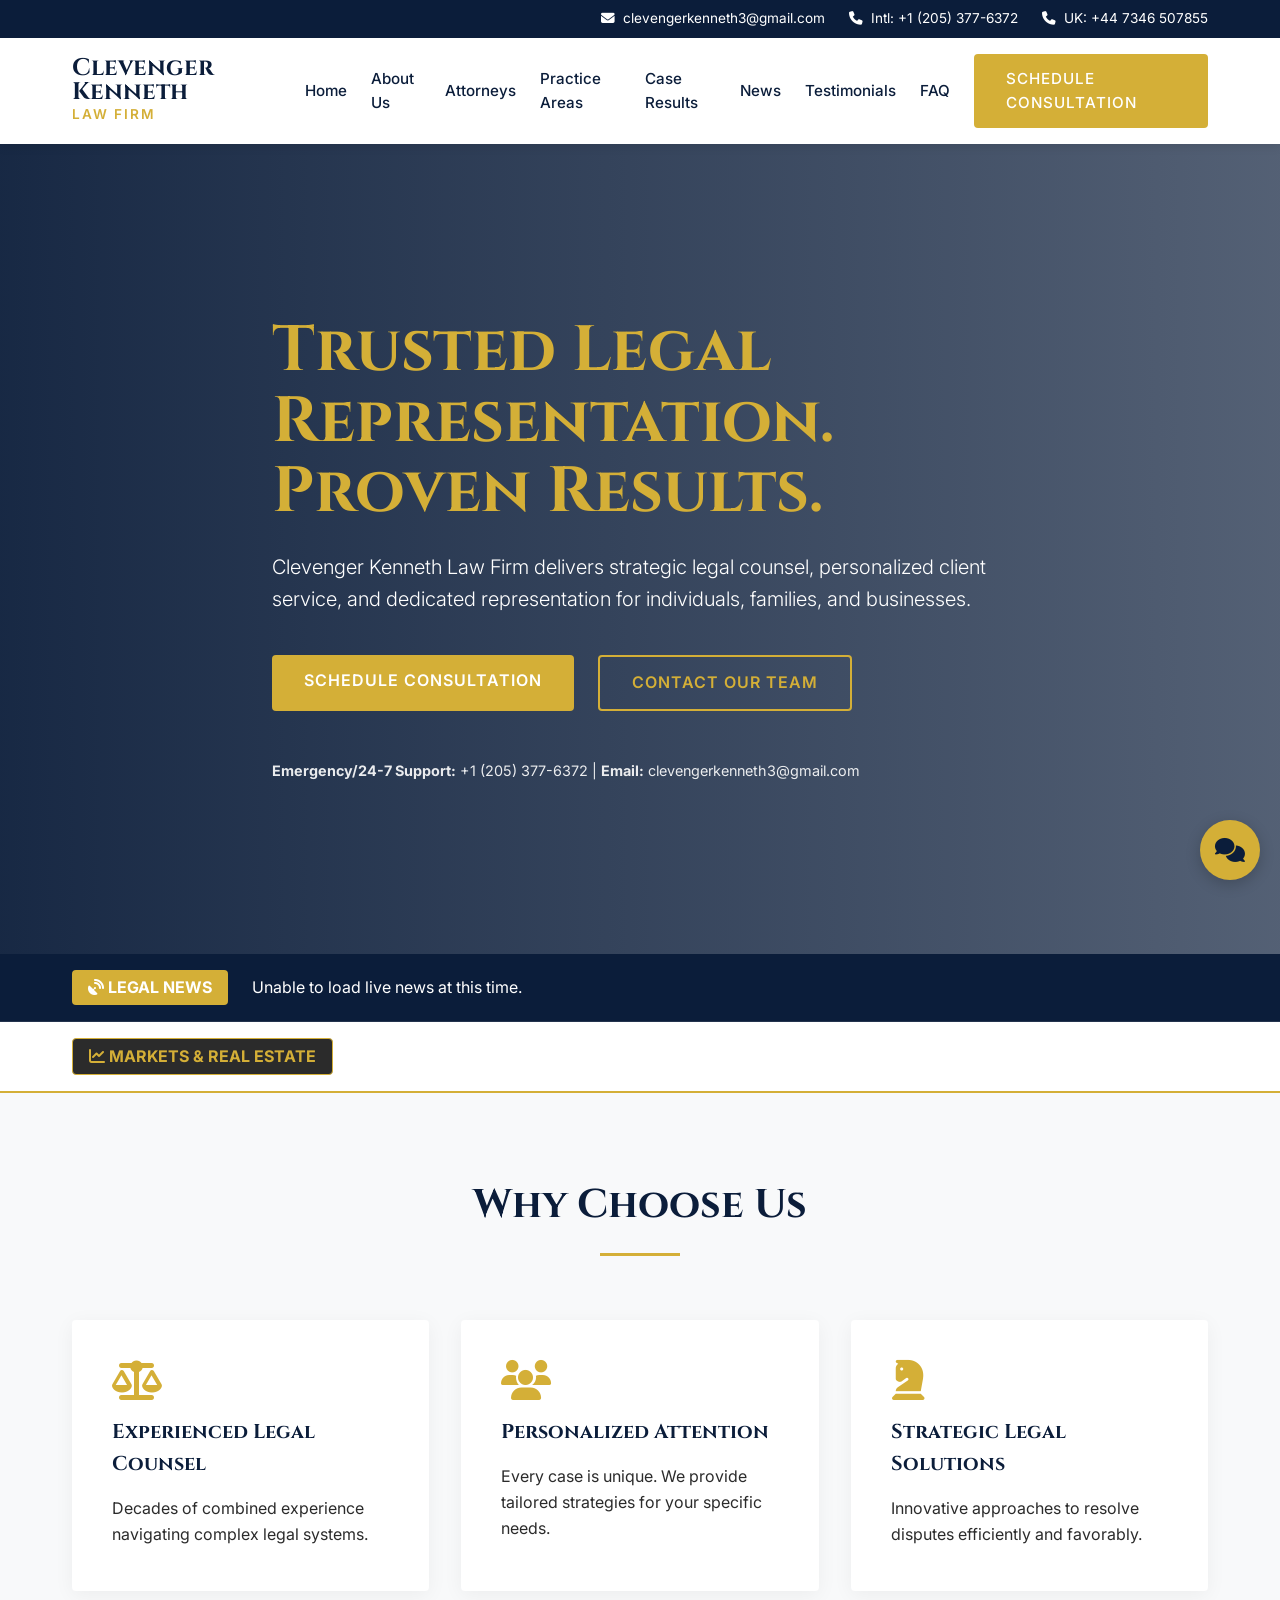
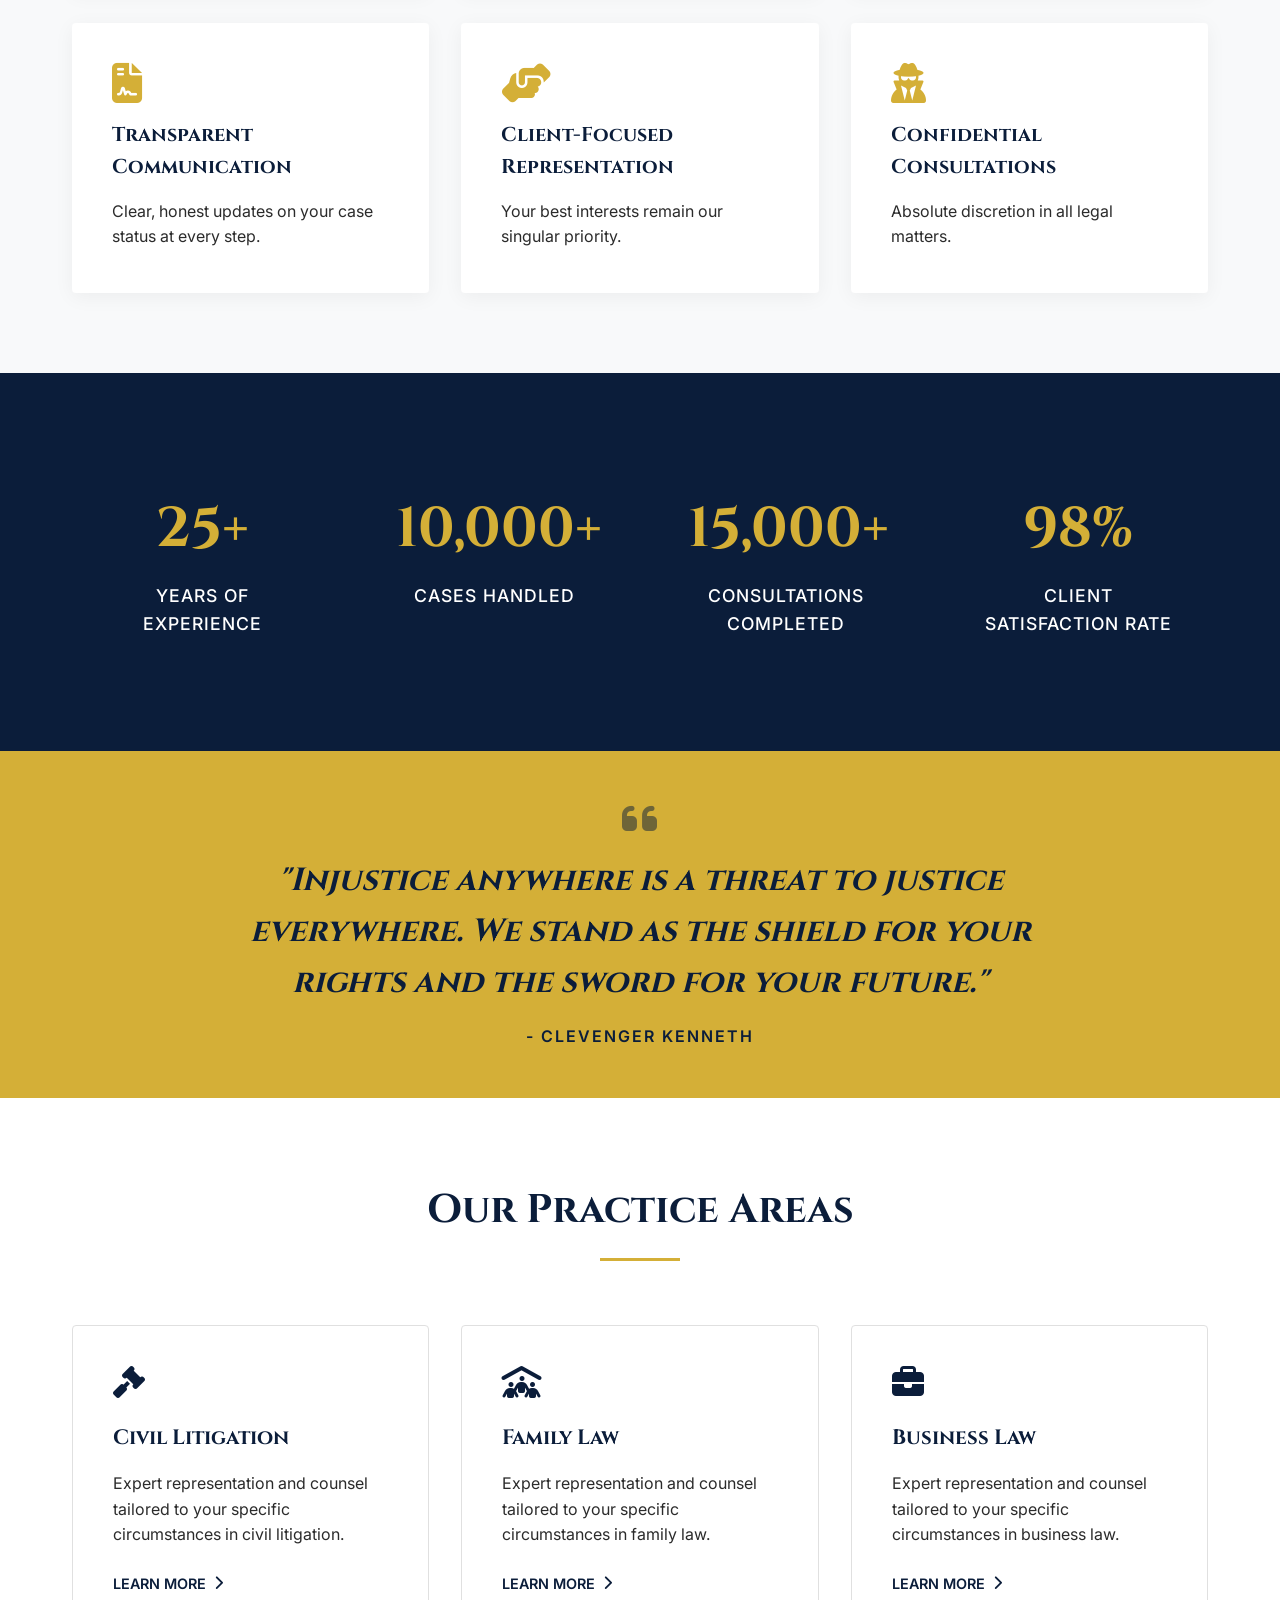
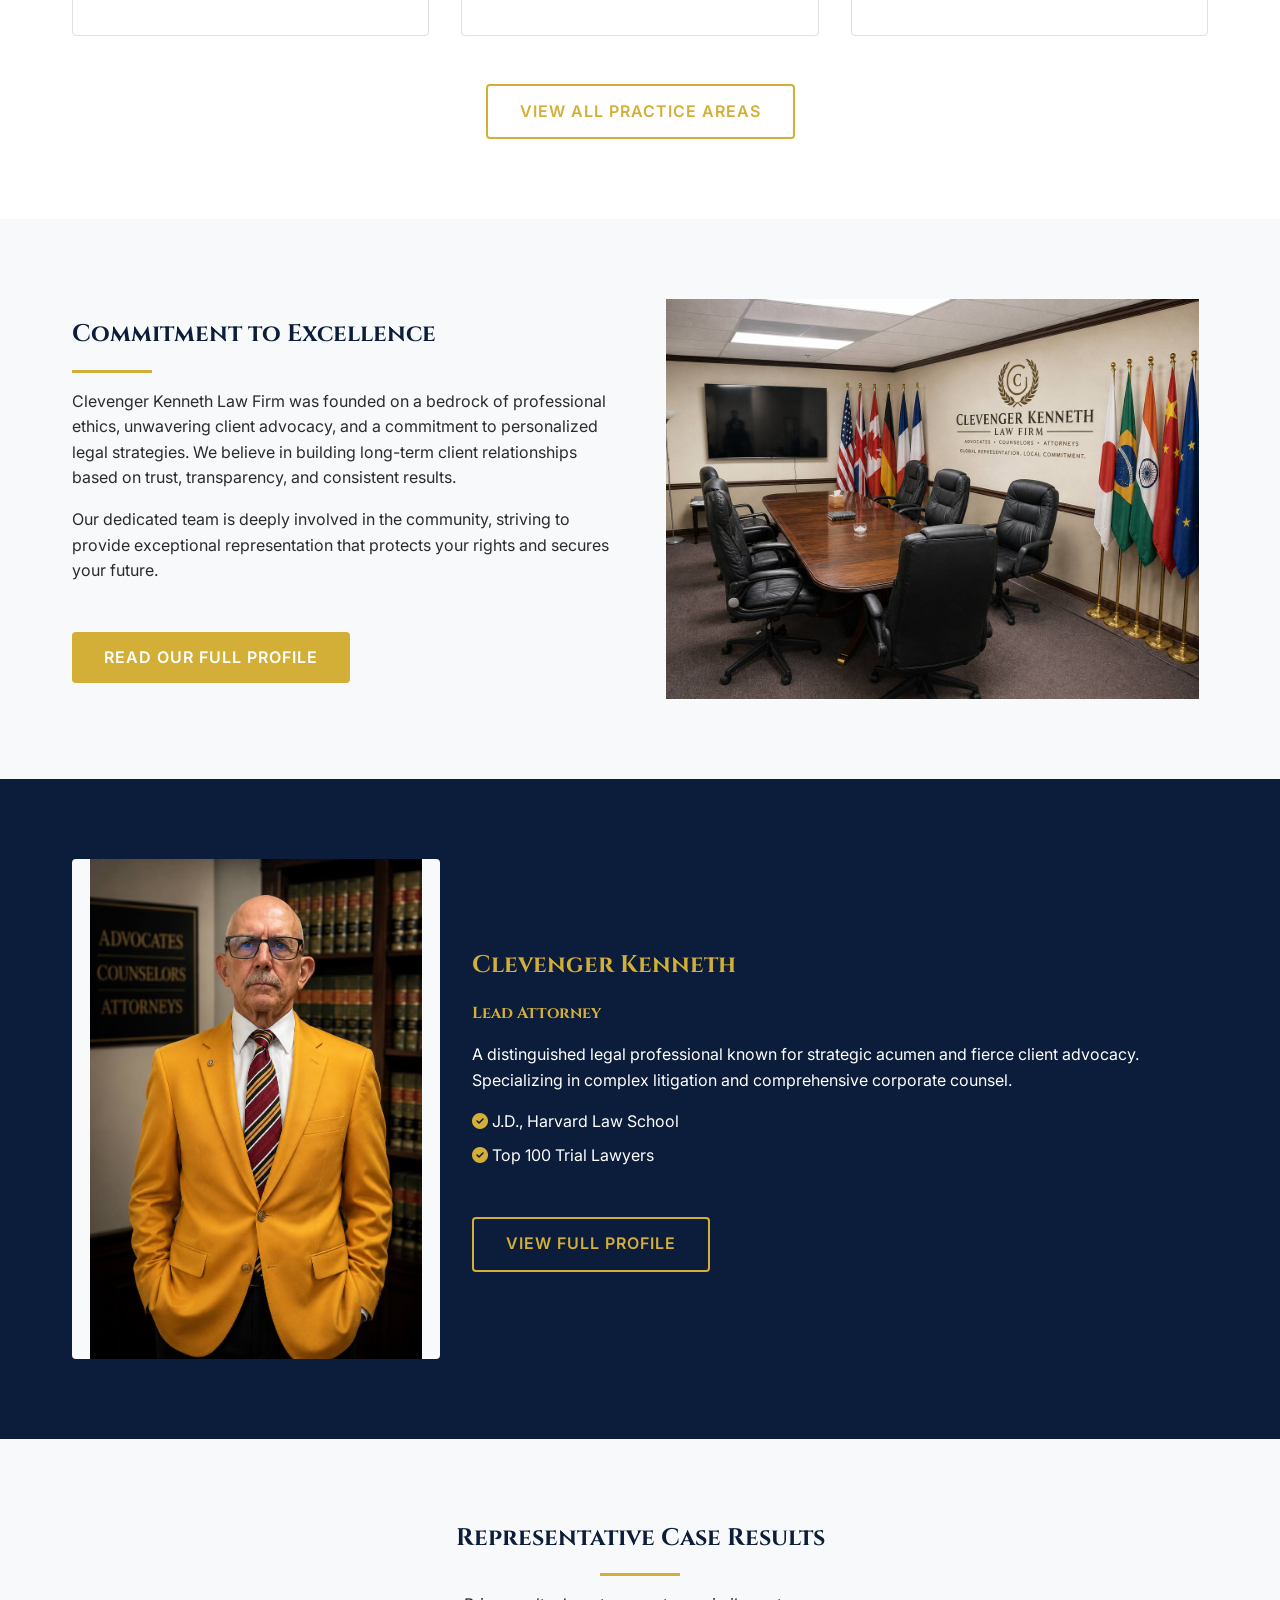
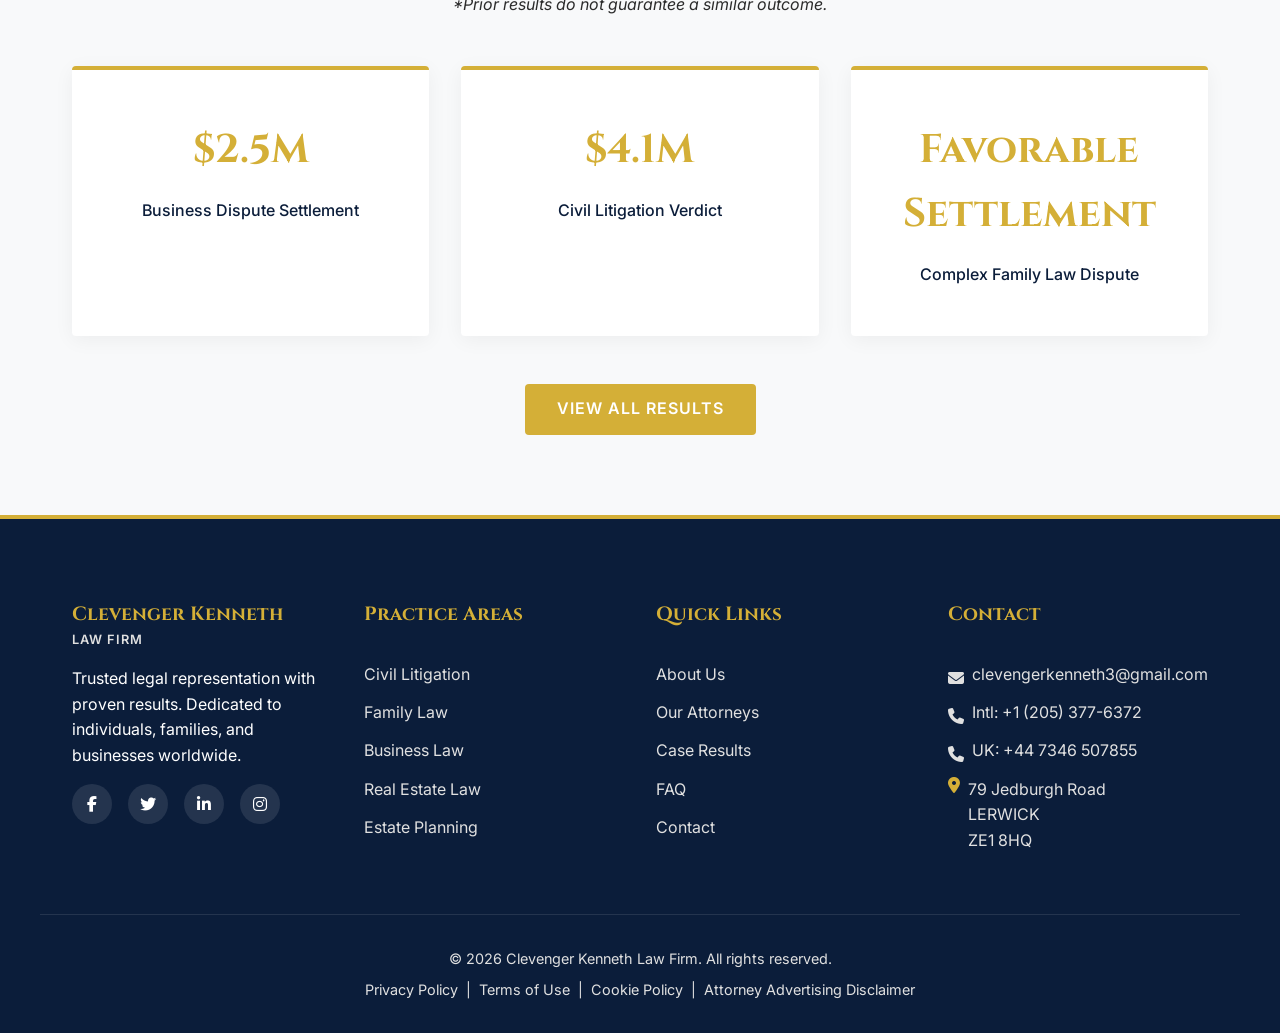
<file: index.html>
<!DOCTYPE html>
<html lang="en">
<head>
    <meta charset="UTF-8">
    <meta name="viewport" content="width=device-width, initial-scale=1.0">
    <title>Clevenger Kenneth Law Firm | Trusted Legal Representation</title>
    
    <!-- Google Fonts -->
    <link rel="preconnect" href="https://fonts.googleapis.com">
    <link rel="preconnect" href="https://fonts.gstatic.com" crossorigin>
    <link href="https://fonts.googleapis.com/css2?family=Cinzel:wght@400;600;700&family=Inter:wght@300;400;500;600;700&display=swap" rel="stylesheet">
    
    <!-- FontAwesome for Icons -->
    <link rel="stylesheet" href="https://cdnjs.cloudflare.com/ajax/libs/font-awesome/6.4.0/css/all.min.css">
    
    <!-- Custom CSS -->
    <link rel="stylesheet" href="style.css">
</head>
<body>

    <!-- Header & Navigation -->
    <header class="header">
        <div class="top-bar bg-navy text-white">
            <div class="container top-bar-content">
                <div class="contact-info">
                    <span><i class="fa-solid fa-envelope"></i> <a href="mailto:clevengerkenneth3@gmail.com" class="text-white">clevengerkenneth3@gmail.com</a></span>
                    <span><i class="fa-solid fa-phone"></i> <a href="tel:+12053776372" class="text-white">Intl: +1 (205) 377-6372</a></span>
                    <span><i class="fa-solid fa-phone"></i> <a href="tel:+447346507855" class="text-white">UK: +44 7346 507855</a></span>
                </div>
            </div>
        </div>
        <nav class="navbar container">
            <a href="index.html" class="logo">
                <h1 class="text-navy">Clevenger Kenneth</h1>
                <span class="text-gold">Law Firm</span>
            </a>

            <div class="nav-links" id="navLinks">
                <a href="index.html">Home</a>
                <a href="about.html">About Us</a>
                <a href="attorneys.html">Attorneys</a>
                <a href="practice-areas.html">Practice Areas</a>
                <a href="case-results.html">Case Results</a>
                <a href="news.html">News</a>
                <a href="testimonials.html">Testimonials</a>
                <a href="faq.html">FAQ</a>
                <a href="contact.html" class="btn btn-primary text-white" style="color: white !important;">Schedule Consultation</a>
            </div>

            <button class="mobile-menu-btn" onclick="toggleMenu()">
                <i class="fa-solid fa-bars" id="menuIcon"></i>
            </button>
        </nav>
    </header>

    <!-- Hero Section -->
    <section class="hero">
        <div class="hero-overlay"></div>
        <div class="container hero-content">
            <h1 class="hero-title text-gold">Trusted Legal Representation. Proven Results.</h1>
            <p class="hero-subtitle text-white">
                Clevenger Kenneth Law Firm delivers strategic legal counsel, personalized client service, and dedicated representation for individuals, families, and businesses.
            </p>
            <div class="hero-buttons">
                <a href="contact.html" class="btn btn-primary">Schedule Consultation</a>
                <a href="contact.html" class="btn btn-outline">Contact Our Team</a>
            </div>
            <div class="hero-contact mt-5 text-white">
                <p><strong>Emergency/24-7 Support:</strong> <a href="tel:+12053776372" class="text-white">+1 (205) 377-6372</a> | <strong>Email:</strong> <a href="mailto:clevengerkenneth3@gmail.com" class="text-white">clevengerkenneth3@gmail.com</a></p>
            </div>
        </div>
    </section>

    <!-- Live Legal News Ticker (API) -->
    <section class="bg-navy text-white" style="padding: 1rem 0; border-bottom: 1px solid rgba(255,255,255,0.1);">
        <div class="container" style="display: flex; align-items: center;">
            <div style="background-color: var(--gold); padding: 0.3rem 1rem; border-radius: 4px; font-weight: bold; margin-right: 1.5rem; white-space: nowrap;">
                <i class="fa-solid fa-satellite-dish blink"></i> LEGAL NEWS
            </div>
            <div style="overflow: hidden; white-space: nowrap; width: 100%;">
                <div id="home-news-ticker" style="display: inline-block;">
                    Fetching latest global court cases...
                </div>
            </div>
        </div>
    </section>

    <!-- Financial Markets Ticker (API) -->
    <section class="bg-charcoal text-white" style="padding: 1rem 0; border-bottom: 2px solid var(--gold);">
        <div class="container" style="display: flex; align-items: center;">
            <div style="background-color: #2b2b2b; color: var(--gold); border: 1px solid var(--gold); padding: 0.3rem 1rem; border-radius: 4px; font-weight: bold; margin-right: 1.5rem; white-space: nowrap;">
                <i class="fa-solid fa-chart-line blink"></i> MARKETS & REAL ESTATE
            </div>
            <div style="overflow: hidden; white-space: nowrap; width: 100%;">
                <div id="finance-news-ticker" style="display: inline-block;">
                    Fetching live financial updates...
                </div>
            </div>
        </div>
    </section>

    <!-- Why Choose Us Section -->
    <section class="section why-choose-us bg-light">
        <div class="container">
            <div class="text-center section-header">
                <h2 class="text-navy">Why Choose Us</h2>
                <div class="divider"></div>
            </div>
            <div class="grid grid-cols-3">
                <div class="feature-card">
                    <i class="fa-solid fa-scale-balanced text-gold mb-3"></i>
                    <h3>Experienced Legal Counsel</h3>
                    <p class="mt-2">Decades of combined experience navigating complex legal systems.</p>
                </div>
                <div class="feature-card">
                    <i class="fa-solid fa-users text-gold mb-3"></i>
                    <h3>Personalized Attention</h3>
                    <p class="mt-2">Every case is unique. We provide tailored strategies for your specific needs.</p>
                </div>
                <div class="feature-card">
                    <i class="fa-solid fa-chess-knight text-gold mb-3"></i>
                    <h3>Strategic Legal Solutions</h3>
                    <p class="mt-2">Innovative approaches to resolve disputes efficiently and favorably.</p>
                </div>
                <div class="feature-card">
                    <i class="fa-solid fa-file-contract text-gold mb-3"></i>
                    <h3>Transparent Communication</h3>
                    <p class="mt-2">Clear, honest updates on your case status at every step.</p>
                </div>
                <div class="feature-card">
                    <i class="fa-solid fa-handshake-angle text-gold mb-3"></i>
                    <h3>Client-Focused Representation</h3>
                    <p class="mt-2">Your best interests remain our singular priority.</p>
                </div>
                <div class="feature-card">
                    <i class="fa-solid fa-user-secret text-gold mb-3"></i>
                    <h3>Confidential Consultations</h3>
                    <p class="mt-2">Absolute discretion in all legal matters.</p>
                </div>
            </div>
        </div>
    </section>

    <!-- Firm Statistics Section -->
    <section class="section stats-section bg-navy text-white text-center">
        <div class="container grid grid-cols-4">
            <div class="stat-item">
                <h3 class="text-gold counter">25+</h3>
                <p>Years of Experience</p>
            </div>
            <div class="stat-item">
                <h3 class="text-gold counter">10,000+</h3>
                <p>Cases Handled</p>
            </div>
            <div class="stat-item">
                <h3 class="text-gold counter">15,000+</h3>
                <p>Consultations Completed</p>
            </div>
            <div class="stat-item">
                <h3 class="text-gold counter">98%</h3>
                <p>Client Satisfaction Rate</p>
            </div>
        </div>
    </section>

    <!-- Daily Motivation Section -->
    <section class="section bg-gold text-navy text-center" style="background-color: var(--gold); padding: 3rem 0;">
        <div class="container">
            <i class="fa-solid fa-quote-left mb-3" style="font-size: 2.5rem; color: var(--navy); opacity: 0.5;"></i>
            <h2 style="font-family: var(--font-heading); font-size: 2rem; font-style: italic; max-width: 800px; margin: 0 auto;">"Injustice anywhere is a threat to justice everywhere. We stand as the shield for your rights and the sword for your future."</h2>
            <p class="mt-3" style="font-weight: 600; text-transform: uppercase; letter-spacing: 2px;">- Clevenger Kenneth</p>
        </div>
    </section>

    <!-- Practice Areas Section -->
    <section class="section practice-areas">
        <div class="container">
            <div class="text-center section-header">
                <h2 class="text-navy">Our Practice Areas</h2>
                <div class="divider"></div>
            </div>
            <div class="grid grid-cols-3">
                <div class="practice-card">
                    <i class="fa-solid fa-gavel practice-icon"></i>
                    <h3>Civil Litigation</h3>
                    <p>Expert representation and counsel tailored to your specific circumstances in civil litigation.</p>
                    <a href="practice-areas.html" class="learn-more">Learn More <i class="fa-solid fa-chevron-right"></i></a>
                </div>
                <div class="practice-card">
                    <i class="fa-solid fa-people-roof practice-icon"></i>
                    <h3>Family Law</h3>
                    <p>Expert representation and counsel tailored to your specific circumstances in family law.</p>
                    <a href="practice-areas.html" class="learn-more">Learn More <i class="fa-solid fa-chevron-right"></i></a>
                </div>
                <div class="practice-card">
                    <i class="fa-solid fa-briefcase practice-icon"></i>
                    <h3>Business Law</h3>
                    <p>Expert representation and counsel tailored to your specific circumstances in business law.</p>
                    <a href="practice-areas.html" class="learn-more">Learn More <i class="fa-solid fa-chevron-right"></i></a>
                </div>
            </div>
            <div class="text-center mt-5">
                <a href="practice-areas.html" class="btn btn-outline">View All Practice Areas</a>
            </div>
        </div>
    </section>

    <!-- About The Firm Section -->
    <section class="section about-firm bg-light">
        <div class="container grid about-firm-grid" style="grid-template-columns: 1fr 1fr; align-items: center;">
            <div class="about-content">
                <h2 class="text-navy">Commitment to Excellence</h2>
                <div class="divider" style="margin: 1rem 0;"></div>
                <p class="mt-3 mb-3">Clevenger Kenneth Law Firm was founded on a bedrock of professional ethics, unwavering client advocacy, and a commitment to personalized legal strategies. We believe in building long-term client relationships based on trust, transparency, and consistent results.</p>
                <p class="mb-5">Our dedicated team is deeply involved in the community, striving to provide exceptional representation that protects your rights and secures your future.</p>
                <a href="about.html" class="btn btn-primary">Read Our Full Profile</a>
            </div>
            <div class="about-image placeholder-img">
                <!-- Image Placeholder loaded via CSS -->
            </div>
        </div>
    </section>

    <!-- Attorney Profile Preview -->
    <section class="section attorney-preview bg-navy text-white">
        <div class="container grid attorney-preview-grid" style="grid-template-columns: 1fr 2fr; align-items: center;">
            <div class="attorney-img placeholder-img">
                 <!-- Headshot placeholder loaded via CSS -->
            </div>
            <div class="attorney-info">
                <h2 class="text-gold">Clevenger Kenneth</h2>
                <h4 class="text-white mt-2">Lead Attorney</h4>
                <p class="mt-3 mb-3">A distinguished legal professional known for strategic acumen and fierce client advocacy. Specializing in complex litigation and comprehensive corporate counsel.</p>
                <ul class="mb-5">
                    <li><i class="fa-solid fa-circle-check text-gold"></i> J.D., Harvard Law School</li>
                    <li class="mt-2"><i class="fa-solid fa-circle-check text-gold"></i> Top 100 Trial Lawyers</li>
                </ul>
                <a href="attorneys.html" class="btn btn-outline">View Full Profile</a>
            </div>
        </div>
    </section>

    <!-- Case Results Preview -->
    <section class="section text-center bg-light">
        <div class="container">
            <h2 class="text-navy">Representative Case Results</h2>
            <div class="divider"></div>
            <p class="mt-3 mb-5 disclaimer"><em>*Prior results do not guarantee a similar outcome.</em></p>
            <div class="grid grid-cols-3">
                 <div class="result-card">
                     <h3 class="text-gold">$2.5M</h3>
                     <p>Business Dispute Settlement</p>
                 </div>
                 <div class="result-card">
                     <h3 class="text-gold">$4.1M</h3>
                     <p>Civil Litigation Verdict</p>
                 </div>
                 <div class="result-card">
                     <h3 class="text-gold">Favorable Settlement</h3>
                     <p>Complex Family Law Dispute</p>
                 </div>
            </div>
            <div class="mt-5">
                <a href="case-results.html" class="btn btn-primary">View All Results</a>
            </div>
        </div>
    </section>

    <!-- Footer -->
    <footer class="footer bg-navy text-white section" style="padding-bottom: 2rem;">
        <div class="container grid grid-cols-4">
            <div class="footer-col">
                <a href="index.html" class="logo text-white">
                    <h2 class="text-gold" style="font-size: 1.2rem; margin-bottom: 0;">Clevenger Kenneth</h2>
                    <span style="font-size: 0.8rem; letter-spacing: 1px;">Law Firm</span>
                </a>
                <p class="mt-3 mb-3">Trusted legal representation with proven results. Dedicated to individuals, families, and businesses worldwide.</p>
                <div class="social-links mt-3">
                    <a href="#"><i class="fa-brands fa-facebook-f"></i></a>
                    <a href="#"><i class="fa-brands fa-twitter"></i></a>
                    <a href="#"><i class="fa-brands fa-linkedin-in"></i></a>
                    <a href="#"><i class="fa-brands fa-instagram"></i></a>
                </div>
            </div>

            <div class="footer-col">
                <h3 class="text-gold" style="font-size: 1.2rem;">Practice Areas</h3>
                <ul>
                    <li><a href="practice-areas.html">Civil Litigation</a></li>
                    <li><a href="practice-areas.html">Family Law</a></li>
                    <li><a href="practice-areas.html">Business Law</a></li>
                    <li><a href="practice-areas.html">Real Estate Law</a></li>
                    <li><a href="practice-areas.html">Estate Planning</a></li>
                </ul>
            </div>

            <div class="footer-col">
                <h3 class="text-gold" style="font-size: 1.2rem;">Quick Links</h3>
                <ul>
                    <li><a href="about.html">About Us</a></li>
                    <li><a href="attorneys.html">Our Attorneys</a></li>
                    <li><a href="case-results.html">Case Results</a></li>
                    <li><a href="faq.html">FAQ</a></li>
                    <li><a href="contact.html">Contact</a></li>
                </ul>
            </div>

            <div class="footer-col">
                <h3 class="text-gold" style="font-size: 1.2rem;">Contact</h3>
                <ul class="contact-info-footer">
                    <li><i class="fa-solid fa-envelope mt-2"></i> <a href="mailto:clevengerkenneth3@gmail.com" class="text-white">clevengerkenneth3@gmail.com</a></li>
                    <li><i class="fa-solid fa-phone mt-2"></i> <a href="tel:+12053776372" class="text-white">Intl: +1 (205) 377-6372</a></li>
                    <li><i class="fa-solid fa-phone mt-2"></i> <a href="tel:+447346507855" class="text-white">UK: +44 7346 507855</a></li>
                        <li><i class="fa-solid fa-location-dot text-gold mt-1"></i> <span>79 Jedburgh Road<br>LERWICK<br>ZE1 8HQ</span></li>
                </ul>
            </div>
        </div>
        
        <div class="footer-bottom container text-center mt-5">
            <p>&copy; 2026 Clevenger Kenneth Law Firm. All rights reserved.</p>
            <div class="compliance-links mt-2">
                <a href="#">Privacy Policy</a> | 
                <a href="#">Terms of Use</a> | 
                <a href="#">Cookie Policy</a> | 
                <a href="#">Attorney Advertising Disclaimer</a>
            </div>
        </div>
    </footer>

    <!-- Interactive Script -->
    <script>
        function toggleMenu() {
            const navLinks = document.getElementById('navLinks');
            const menuIcon = document.getElementById('menuIcon');
            
            if (navLinks.style.display === 'flex') {
                navLinks.style.display = 'none';
                menuIcon.classList.remove('fa-xmark');
                menuIcon.classList.add('fa-bars');
            } else {
                navLinks.style.display = 'flex';
                menuIcon.classList.remove('fa-bars');
                menuIcon.classList.add('fa-xmark');
            }
        }

        // Live News Ticker for Homepage
        if(document.getElementById('home-news-ticker')) {
            const cacheBuster = new Date().getTime();
            const NEWS_API_URL = "https://api.rss2json.com/v1/api.json?rss_url=https://www.jurist.org/news/feed/&t=" + cacheBuster;
            fetch(NEWS_API_URL)
                .then(response => response.json())
                .then(data => {
                    if(data && data.items) {
                        const newsTitles = data.items.slice(0, 5).map(item => `<a href="${item.link}" target="_blank" class="text-white" style="margin-right: 3rem;">&#x2022; ${item.title}</a>`).join('');
                        
                        // Create a marquee effect
                        document.getElementById('home-news-ticker').innerHTML = `<marquee scrollamount="5" style="color: white;">${newsTitles}</marquee>`;
                    }
                })
                .catch(err => {
                    document.getElementById('home-news-ticker').innerHTML = "Unable to load live news at this time.";
                });
        }

        // Live Real Estate Market Ticker
        if(document.getElementById('finance-news-ticker')) {
            const cacheBuster = new Date().getTime();
            const REAL_ESTATE_API_URL = "https://api.rss2json.com/v1/api.json?rss_url=https://therealdeal.com/feed/&t=" + cacheBuster; 
            fetch(REAL_ESTATE_API_URL)
                .then(response => response.json())
                .then(data => {
                    if(data && data.items) {
                        const financeTitles = data.items.slice(0, 5).map(item => `<a href="${item.link}" target="_blank" class="text-white" style="margin-right: 3rem;">&#x2022; <span style="color: var(--gold);">[REAL ESTATE]</span> ${item.title}</a>`).join('');
                        
                        document.getElementById('finance-news-ticker').innerHTML = `<marquee scrollamount="6" style="color: white;">${financeTitles}</marquee>`;
                    }
                })
                .catch(err => {
                    document.getElementById('finance-news-ticker').innerHTML = "Unable to load real estate market updates at this time.";
                });
        }

        // Chat Widget Logic
        function toggleChat() {
            const chatBox = document.getElementById('chatBox');
            chatBox.style.display = chatBox.style.display === 'block' ? 'none' : 'block';
        }

        function handleChatSubmit(e) {
            e.preventDefault();
            const input = document.getElementById('chatInput').value;
            if(!input) return;
            const body = encodeURIComponent("Chat inquiry:\\n\\n" + input + "\\n\\nPlease reply to this inquiry.");
            window.location.href = "mailto:clevengerkenneth3@gmail.com?subject=New FAQ Chat Inquiry&body=" + body;
            document.getElementById('chatInput').value = '';
            toggleChat();
        }
    </script>

    <!-- Chat Widget HTML -->
    <div class="chat-widget">
        <button class="chat-toggle" onclick="toggleChat()">
            <i class="fa-solid fa-comments"></i>
        </button>
        <div class="chat-box" id="chatBox">
            <div class="chat-header">
                <h4>Firm Support</h4>
                <button class="chat-close" onclick="toggleChat()"><i class="fa-solid fa-xmark"></i></button>
            </div>
            <div class="chat-body" id="chatBody">
                <div class="chat-message system">
                    Hello! Do you have any questions about our services or need to book a consultation? Send us a message and we'll reply via email.
                </div>
            </div>
            <form class="chat-input" onsubmit="handleChatSubmit(event)">
                <input type="text" id="chatInput" placeholder="Type your question..." required>
                <button type="submit"><i class="fa-solid fa-paper-plane"></i></button>
            </form>
        </div>
    </div>
</body>
</html>
</file>
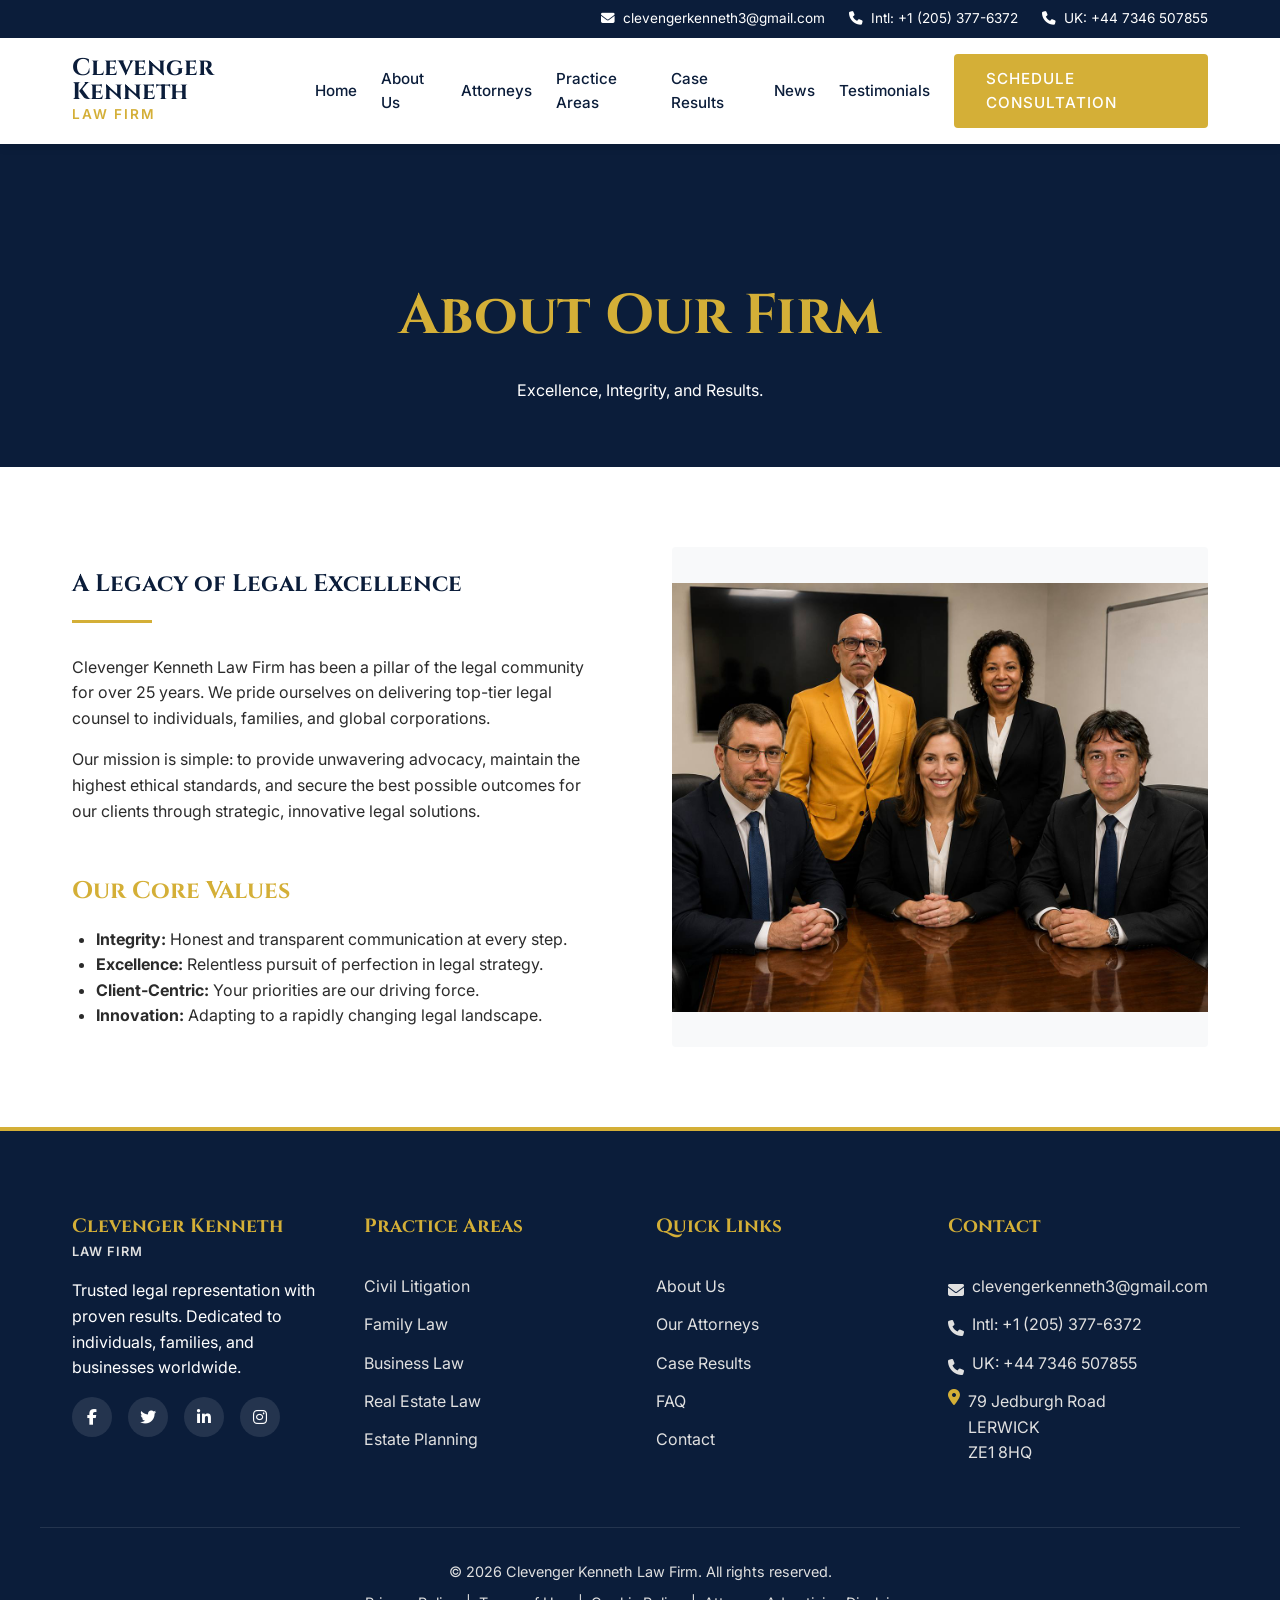
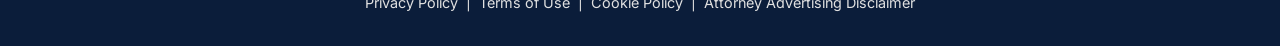
<file: about.html>
<!DOCTYPE html>
<html lang="en">
<head>
    <meta charset="UTF-8">
    <meta name="viewport" content="width=device-width, initial-scale=1.0">
    <title>About Us | Clevenger Kenneth Law Firm</title>
    
    <!-- Google Fonts -->
    <link rel="preconnect" href="https://fonts.googleapis.com">
    <link rel="preconnect" href="https://fonts.gstatic.com" crossorigin>
    <link href="https://fonts.googleapis.com/css2?family=Cinzel:wght@400;600;700&family=Inter:wght@300;400;500;600;700&display=swap" rel="stylesheet">
    
    <!-- FontAwesome for Icons -->
    <link rel="stylesheet" href="https://cdnjs.cloudflare.com/ajax/libs/font-awesome/6.4.0/css/all.min.css">
    
    <!-- Custom CSS -->
    <link rel="stylesheet" href="style.css">
</head>
<body>

    <!-- Header & Navigation -->
    <header class="header">
        <div class="top-bar bg-navy text-white">
            <div class="container top-bar-content">
                <div class="contact-info">
                    <span><i class="fa-solid fa-envelope"></i> <a href="mailto:clevengerkenneth3@gmail.com" class="text-white">clevengerkenneth3@gmail.com</a></span>
                    <span><i class="fa-solid fa-phone"></i> <a href="tel:+12053776372" class="text-white">Intl: +1 (205) 377-6372</a></span>
                    <span><i class="fa-solid fa-phone"></i> <a href="tel:+447346507855" class="text-white">UK: +44 7346 507855</a></span>
                </div>
            </div>
        </div>
        <nav class="navbar container">
            <a href="index.html" class="logo">
                <h1 class="text-navy">Clevenger Kenneth</h1>
                <span class="text-gold">Law Firm</span>
            </a>

            <div class="nav-links" id="navLinks">
                <a href="index.html">Home</a>
                <a href="about.html">About Us</a>
                <a href="attorneys.html">Attorneys</a>
                <a href="practice-areas.html">Practice Areas</a>
                <a href="case-results.html">Case Results</a>
                <a href="news.html">News</a>
                <a href="testimonials.html">Testimonials</a>
                <a href="contact.html" class="btn btn-primary text-white" style="color: white !important;">Schedule Consultation</a>
            </div>

            <button class="mobile-menu-btn" onclick="toggleMenu()">
                <i class="fa-solid fa-bars" id="menuIcon"></i>
            </button>
        </nav>
    </header>

    
<section class="page-header bg-navy text-white"><div class="container"><h1 class="text-gold">About Our Firm</h1><p>Excellence, Integrity, and Results.</p></div></section><section class="section"><div class="container"><div class="grid grid-cols-2" style="gap: 4rem; align-items: center;"><div><h2 class="text-navy">A Legacy of Legal Excellence</h2><div class="divider" style="margin: 1rem 0 2rem 0;"></div><p class="mb-3">Clevenger Kenneth Law Firm has been a pillar of the legal community for over 25 years. We pride ourselves on delivering top-tier legal counsel to individuals, families, and global corporations.</p><p class="mb-3">Our mission is simple: to provide unwavering advocacy, maintain the highest ethical standards, and secure the best possible outcomes for our clients through strategic, innovative legal solutions.</p><h3 class="mt-5 text-gold" style="font-size: 1.5rem;">Our Core Values</h3><ul style="list-style-type: disc; margin-left: 1.5rem;" class="mt-3"><li class="mb-2"><strong>Integrity:</strong> Honest and transparent communication at every step.</li><li class="mb-2"><strong>Excellence:</strong> Relentless pursuit of perfection in legal strategy.</li><li class="mb-2"><strong>Client-Centric:</strong> Your priorities are our driving force.</li><li class="mb-2"><strong>Innovation:</strong> Adapting to a rapidly changing legal landscape.</li></ul></div><div class="placeholder-img" style="height: 500px; background-image: url('group.jpg'); background-size: contain; background-repeat: no-repeat; background-position: center; background-color: var(--light-gray);"></div></div></div></section>
<!-- Footer -->
    <footer class="footer bg-navy text-white section" style="padding-bottom: 2rem;">
        <div class="container grid grid-cols-4">
            <div class="footer-col">
                <a href="index.html" class="logo text-white">
                    <h2 class="text-gold" style="font-size: 1.2rem; margin-bottom: 0;">Clevenger Kenneth</h2>
                    <span style="font-size: 0.8rem; letter-spacing: 1px;">Law Firm</span>
                </a>
                <p class="mt-3 mb-3">Trusted legal representation with proven results. Dedicated to individuals, families, and businesses worldwide.</p>
                <div class="social-links mt-3">
                    <a href="#"><i class="fa-brands fa-facebook-f"></i></a>
                    <a href="#"><i class="fa-brands fa-twitter"></i></a>
                    <a href="#"><i class="fa-brands fa-linkedin-in"></i></a>
                    <a href="#"><i class="fa-brands fa-instagram"></i></a>
                </div>
            </div>

            <div class="footer-col">
                <h3 class="text-gold" style="font-size: 1.2rem;">Practice Areas</h3>
                <ul>
                    <li><a href="practice-areas.html">Civil Litigation</a></li>
                    <li><a href="practice-areas.html">Family Law</a></li>
                    <li><a href="practice-areas.html">Business Law</a></li>
                    <li><a href="practice-areas.html">Real Estate Law</a></li>
                    <li><a href="practice-areas.html">Estate Planning</a></li>
                </ul>
            </div>

            <div class="footer-col">
                <h3 class="text-gold" style="font-size: 1.2rem;">Quick Links</h3>
                <ul>
                    <li><a href="about.html">About Us</a></li>
                    <li><a href="attorneys.html">Our Attorneys</a></li>
                    <li><a href="case-results.html">Case Results</a></li>
                    <li><a href="faq.html">FAQ</a></li>
                    <li><a href="contact.html">Contact</a></li>
                </ul>
            </div>

            <div class="footer-col">
                <h3 class="text-gold" style="font-size: 1.2rem;">Contact</h3>
                <ul class="contact-info-footer">
                    <li><i class="fa-solid fa-envelope mt-2"></i> <a href="mailto:clevengerkenneth3@gmail.com" class="text-white">clevengerkenneth3@gmail.com</a></li>
                    <li><i class="fa-solid fa-phone mt-2"></i> <a href="tel:+12053776372" class="text-white">Intl: +1 (205) 377-6372</a></li>
                    <li><i class="fa-solid fa-phone mt-2"></i> <a href="tel:+447346507855" class="text-white">UK: +44 7346 507855</a></li>
                        <li><i class="fa-solid fa-location-dot text-gold mt-1"></i> <span>79 Jedburgh Road<br>LERWICK<br>ZE1 8HQ</span></li>
                </ul>
            </div>
        </div>
        
        <div class="footer-bottom container text-center mt-5">
            <p>&copy; 2026 Clevenger Kenneth Law Firm. All rights reserved.</p>
            <div class="compliance-links mt-2">
                <a href="#">Privacy Policy</a> | 
                <a href="#">Terms of Use</a> | 
                <a href="#">Cookie Policy</a> | 
                <a href="#">Attorney Advertising Disclaimer</a>
            </div>
        </div>
    </footer>

    <!-- Interactive Script -->
    <script>
        function toggleMenu() {
            const navLinks = document.getElementById('navLinks');
            const menuIcon = document.getElementById('menuIcon');
            
            if (navLinks.style.display === 'flex') {
                navLinks.style.display = 'none';
                menuIcon.classList.remove('fa-xmark');
                menuIcon.classList.add('fa-bars');
            } else {
                navLinks.style.display = 'flex';
                menuIcon.classList.remove('fa-bars');
                menuIcon.classList.add('fa-xmark');
            }
        }

        // Live News Ticker for Homepage
        if(document.getElementById('home-news-ticker')) {
            const cacheBuster = new Date().getTime();
            const NEWS_API_URL = "https://api.rss2json.com/v1/api.json?rss_url=https://www.jurist.org/news/feed/&t=" + cacheBuster;
            fetch(NEWS_API_URL)
                .then(response => response.json())
                .then(data => {
                    if(data && data.items) {
                        const newsTitles = data.items.slice(0, 5).map(item => `<a href="${item.link}" target="_blank" class="text-white" style="margin-right: 3rem;">&#x2022; ${item.title}</a>`).join('');
                        
                        // Create a marquee effect
                        document.getElementById('home-news-ticker').innerHTML = `<marquee scrollamount="5" style="color: white;">${newsTitles}</marquee>`;
                    }
                })
                .catch(err => {
                    document.getElementById('home-news-ticker').innerHTML = "Unable to load live news at this time.";
                });
        }

        // Live Real Estate Market Ticker
        if(document.getElementById('finance-news-ticker')) {
            const cacheBuster = new Date().getTime();
            const REAL_ESTATE_API_URL = "https://api.rss2json.com/v1/api.json?rss_url=https://therealdeal.com/feed/&t=" + cacheBuster; 
            fetch(REAL_ESTATE_API_URL)
                .then(response => response.json())
                .then(data => {
                    if(data && data.items) {
                        const financeTitles = data.items.slice(0, 5).map(item => `<a href="${item.link}" target="_blank" class="text-white" style="margin-right: 3rem;">&#x2022; <span style="color: var(--gold);">[REAL ESTATE]</span> ${item.title}</a>`).join('');
                        
                        document.getElementById('finance-news-ticker').innerHTML = `<marquee scrollamount="6" style="color: white;">${financeTitles}</marquee>`;
                    }
                })
                .catch(err => {
                    document.getElementById('finance-news-ticker').innerHTML = "Unable to load real estate market updates at this time.";
                });
        }
    </script>
</body>
</html>
</file>
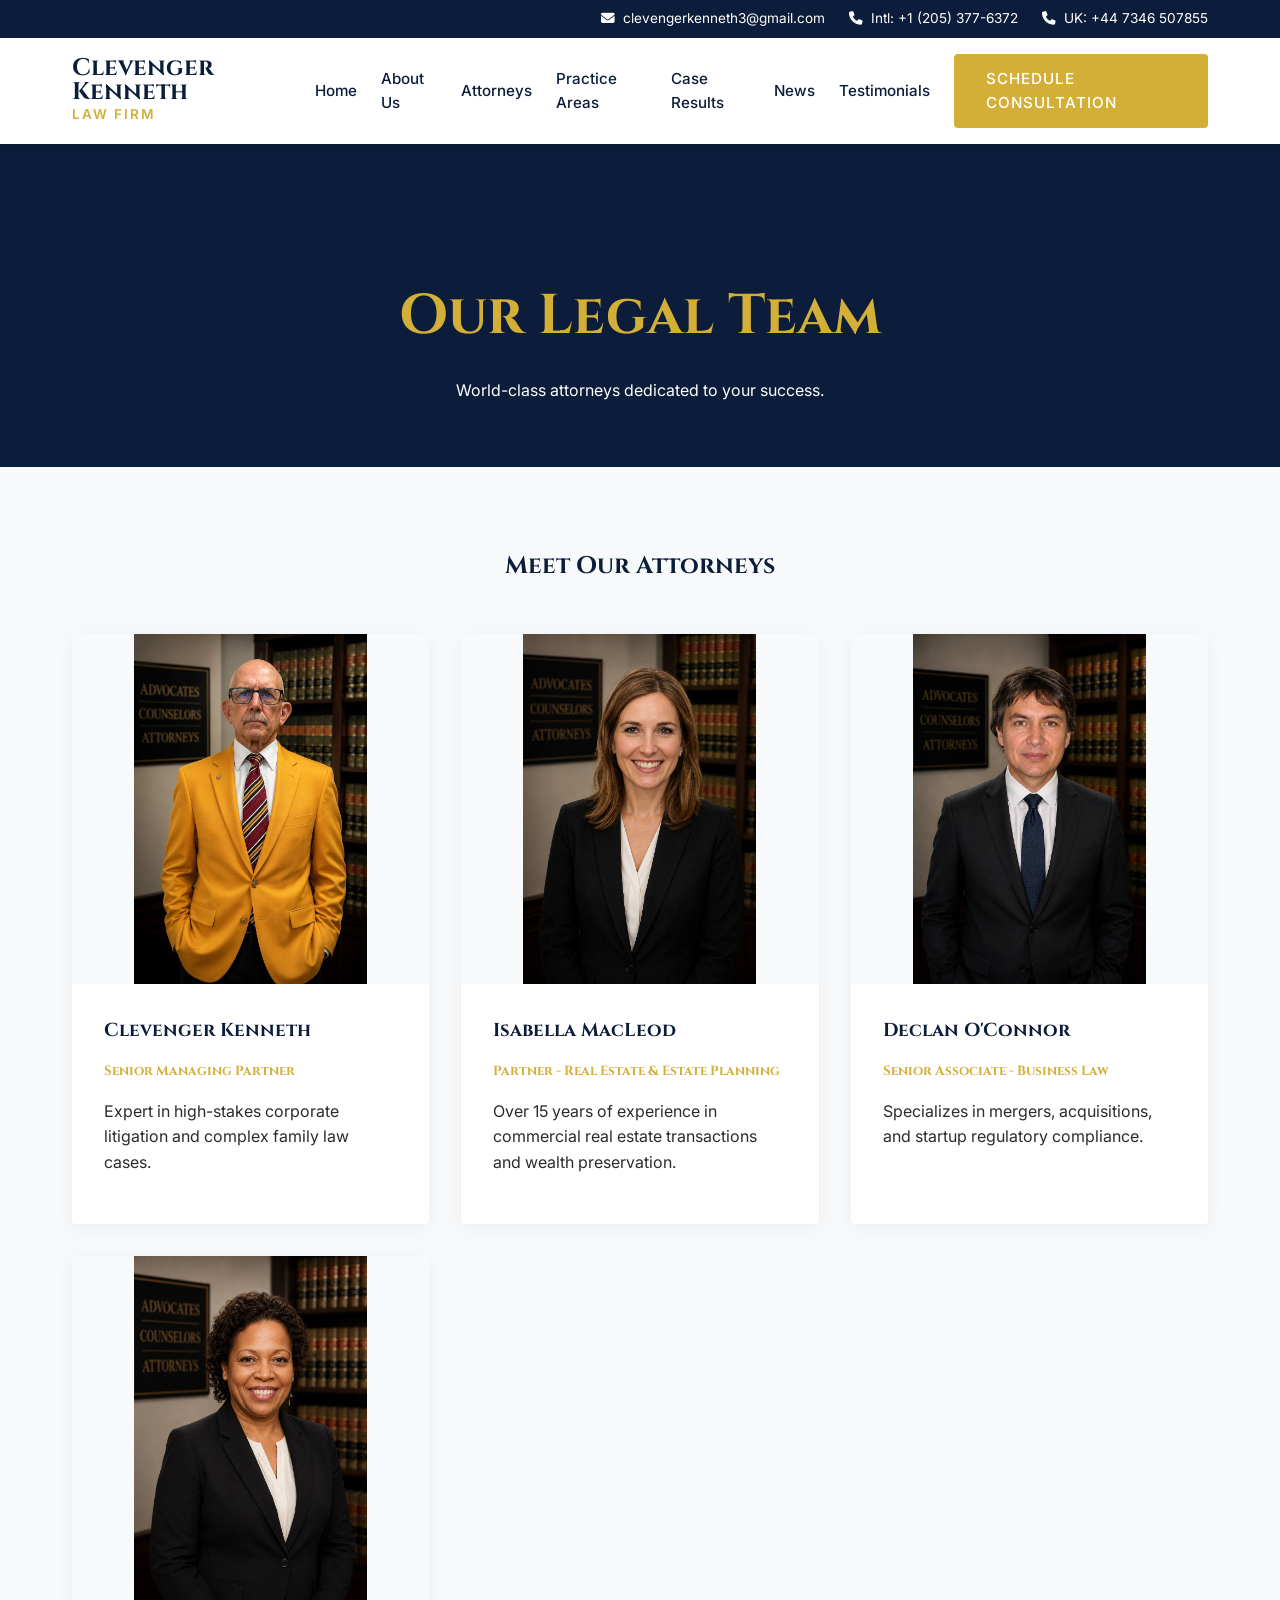
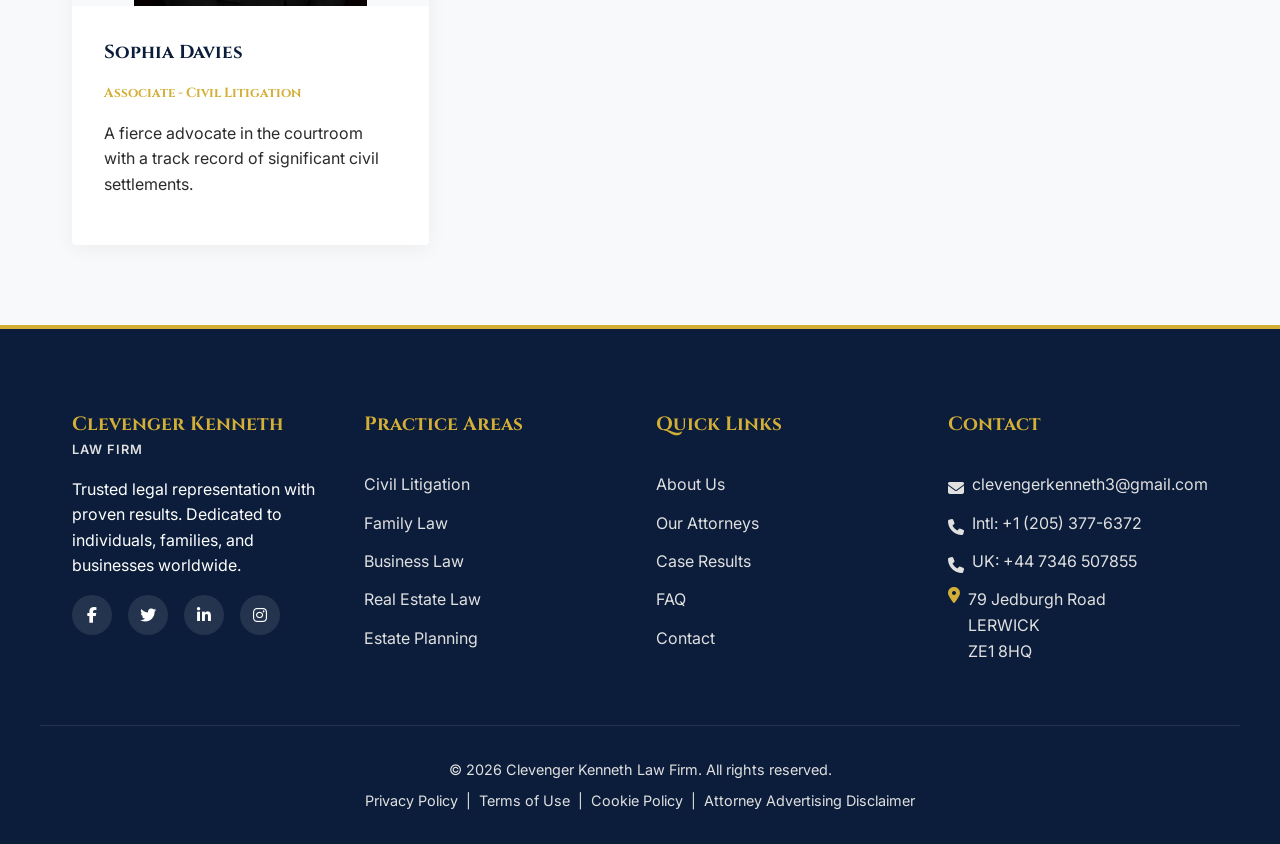
<file: attorneys.html>
<!DOCTYPE html>
<html lang="en">
<head>
    <meta charset="UTF-8">
    <meta name="viewport" content="width=device-width, initial-scale=1.0">
    <title>Attorneys | Clevenger Kenneth Law Firm</title>
    
    <!-- Google Fonts -->
    <link rel="preconnect" href="https://fonts.googleapis.com">
    <link rel="preconnect" href="https://fonts.gstatic.com" crossorigin>
    <link href="https://fonts.googleapis.com/css2?family=Cinzel:wght@400;600;700&family=Inter:wght@300;400;500;600;700&display=swap" rel="stylesheet">
    
    <!-- FontAwesome for Icons -->
    <link rel="stylesheet" href="https://cdnjs.cloudflare.com/ajax/libs/font-awesome/6.4.0/css/all.min.css">
    
    <!-- Custom CSS -->
    <link rel="stylesheet" href="style.css">
</head>
<body>

    <!-- Header & Navigation -->
    <header class="header">
        <div class="top-bar bg-navy text-white">
            <div class="container top-bar-content">
                <div class="contact-info">
                    <span><i class="fa-solid fa-envelope"></i> <a href="mailto:clevengerkenneth3@gmail.com" class="text-white">clevengerkenneth3@gmail.com</a></span>
                    <span><i class="fa-solid fa-phone"></i> <a href="tel:+12053776372" class="text-white">Intl: +1 (205) 377-6372</a></span>
                    <span><i class="fa-solid fa-phone"></i> <a href="tel:+447346507855" class="text-white">UK: +44 7346 507855</a></span>
                </div>
            </div>
        </div>
        <nav class="navbar container">
            <a href="index.html" class="logo">
                <h1 class="text-navy">Clevenger Kenneth</h1>
                <span class="text-gold">Law Firm</span>
            </a>

            <div class="nav-links" id="navLinks">
                <a href="index.html">Home</a>
                <a href="about.html">About Us</a>
                <a href="attorneys.html">Attorneys</a>
                <a href="practice-areas.html">Practice Areas</a>
                <a href="case-results.html">Case Results</a>
                <a href="news.html">News</a>
                <a href="testimonials.html">Testimonials</a>
                <a href="contact.html" class="btn btn-primary text-white" style="color: white !important;">Schedule Consultation</a>
            </div>

            <button class="mobile-menu-btn" onclick="toggleMenu()">
                <i class="fa-solid fa-bars" id="menuIcon"></i>
            </button>
        </nav>
    </header>

    
<section class="page-header bg-navy text-white"><div class="container"><h1 class="text-gold">Our Legal Team</h1><p>World-class attorneys dedicated to your success.</p></div></section><section class="section bg-light"><div class="container"><h2 class="text-center text-navy mb-5">Meet Our Attorneys</h2><div class="grid grid-cols-2" style="gap: 2rem;"><div style="background: white; border-radius: 4px; box-shadow: 0 4px 20px rgba(0,0,0,0.05); overflow: hidden;"><div class="attorney-img" style="height: 350px; background-image: url('clevenger.jpg'); background-size: contain; background-repeat: no-repeat; background-position: center; background-color: var(--light-gray);"></div><div style="padding: 2rem;"><h3 class="text-navy">Clevenger Kenneth</h3><h5 class="text-gold mb-3">Senior Managing Partner</h5><p class="mb-3">Expert in high-stakes corporate litigation and complex family law cases.</p></div></div><div style="background: white; border-radius: 4px; box-shadow: 0 4px 20px rgba(0,0,0,0.05); overflow: hidden;"><div class="attorney-img" style="height: 350px; background-image: url('isabella.jpg'); background-size: contain; background-repeat: no-repeat; background-position: center; background-color: var(--light-gray);"></div><div style="padding: 2rem;"><h3 class="text-navy">Isabella MacLeod</h3><h5 class="text-gold mb-3">Partner - Real Estate & Estate Planning</h5><p class="mb-3">Over 15 years of experience in commercial real estate transactions and wealth preservation.</p></div></div><div style="background: white; border-radius: 4px; box-shadow: 0 4px 20px rgba(0,0,0,0.05); overflow: hidden;"><div class="attorney-img" style="height: 350px; background-image: url('declan.jpg'); background-size: contain; background-repeat: no-repeat; background-position: center; background-color: var(--light-gray);"></div><div style="padding: 2rem;"><h3 class="text-navy">Declan O'Connor</h3><h5 class="text-gold mb-3">Senior Associate - Business Law</h5><p class="mb-3">Specializes in mergers, acquisitions, and startup regulatory compliance.</p></div></div><div style="background: white; border-radius: 4px; box-shadow: 0 4px 20px rgba(0,0,0,0.05); overflow: hidden;"><div class="attorney-img" style="height: 350px; background-image: url('sophia.jpg'); background-size: contain; background-repeat: no-repeat; background-position: center; background-color: var(--light-gray);"></div><div style="padding: 2rem;"><h3 class="text-navy">Sophia Davies</h3><h5 class="text-gold mb-3">Associate - Civil Litigation</h5><p class="mb-3">A fierce advocate in the courtroom with a track record of significant civil settlements.</p></div></div></div></div></section>
<!-- Footer -->
    <footer class="footer bg-navy text-white section" style="padding-bottom: 2rem;">
        <div class="container grid grid-cols-4">
            <div class="footer-col">
                <a href="index.html" class="logo text-white">
                    <h2 class="text-gold" style="font-size: 1.2rem; margin-bottom: 0;">Clevenger Kenneth</h2>
                    <span style="font-size: 0.8rem; letter-spacing: 1px;">Law Firm</span>
                </a>
                <p class="mt-3 mb-3">Trusted legal representation with proven results. Dedicated to individuals, families, and businesses worldwide.</p>
                <div class="social-links mt-3">
                    <a href="#"><i class="fa-brands fa-facebook-f"></i></a>
                    <a href="#"><i class="fa-brands fa-twitter"></i></a>
                    <a href="#"><i class="fa-brands fa-linkedin-in"></i></a>
                    <a href="#"><i class="fa-brands fa-instagram"></i></a>
                </div>
            </div>

            <div class="footer-col">
                <h3 class="text-gold" style="font-size: 1.2rem;">Practice Areas</h3>
                <ul>
                    <li><a href="practice-areas.html">Civil Litigation</a></li>
                    <li><a href="practice-areas.html">Family Law</a></li>
                    <li><a href="practice-areas.html">Business Law</a></li>
                    <li><a href="practice-areas.html">Real Estate Law</a></li>
                    <li><a href="practice-areas.html">Estate Planning</a></li>
                </ul>
            </div>

            <div class="footer-col">
                <h3 class="text-gold" style="font-size: 1.2rem;">Quick Links</h3>
                <ul>
                    <li><a href="about.html">About Us</a></li>
                    <li><a href="attorneys.html">Our Attorneys</a></li>
                    <li><a href="case-results.html">Case Results</a></li>
                    <li><a href="faq.html">FAQ</a></li>
                    <li><a href="contact.html">Contact</a></li>
                </ul>
            </div>

            <div class="footer-col">
                <h3 class="text-gold" style="font-size: 1.2rem;">Contact</h3>
                <ul class="contact-info-footer">
                    <li><i class="fa-solid fa-envelope mt-2"></i> <a href="mailto:clevengerkenneth3@gmail.com" class="text-white">clevengerkenneth3@gmail.com</a></li>
                    <li><i class="fa-solid fa-phone mt-2"></i> <a href="tel:+12053776372" class="text-white">Intl: +1 (205) 377-6372</a></li>
                    <li><i class="fa-solid fa-phone mt-2"></i> <a href="tel:+447346507855" class="text-white">UK: +44 7346 507855</a></li>
                        <li><i class="fa-solid fa-location-dot text-gold mt-1"></i> <span>79 Jedburgh Road<br>LERWICK<br>ZE1 8HQ</span></li>
                </ul>
            </div>
        </div>
        
        <div class="footer-bottom container text-center mt-5">
            <p>&copy; 2026 Clevenger Kenneth Law Firm. All rights reserved.</p>
            <div class="compliance-links mt-2">
                <a href="#">Privacy Policy</a> | 
                <a href="#">Terms of Use</a> | 
                <a href="#">Cookie Policy</a> | 
                <a href="#">Attorney Advertising Disclaimer</a>
            </div>
        </div>
    </footer>

    <!-- Interactive Script -->
    <script>
        function toggleMenu() {
            const navLinks = document.getElementById('navLinks');
            const menuIcon = document.getElementById('menuIcon');
            
            if (navLinks.style.display === 'flex') {
                navLinks.style.display = 'none';
                menuIcon.classList.remove('fa-xmark');
                menuIcon.classList.add('fa-bars');
            } else {
                navLinks.style.display = 'flex';
                menuIcon.classList.remove('fa-bars');
                menuIcon.classList.add('fa-xmark');
            }
        }

        // Live News Ticker for Homepage
        if(document.getElementById('home-news-ticker')) {
            const cacheBuster = new Date().getTime();
            const NEWS_API_URL = "https://api.rss2json.com/v1/api.json?rss_url=https://www.jurist.org/news/feed/&t=" + cacheBuster;
            fetch(NEWS_API_URL)
                .then(response => response.json())
                .then(data => {
                    if(data && data.items) {
                        const newsTitles = data.items.slice(0, 5).map(item => `<a href="${item.link}" target="_blank" class="text-white" style="margin-right: 3rem;">&#x2022; ${item.title}</a>`).join('');
                        
                        // Create a marquee effect
                        document.getElementById('home-news-ticker').innerHTML = `<marquee scrollamount="5" style="color: white;">${newsTitles}</marquee>`;
                    }
                })
                .catch(err => {
                    document.getElementById('home-news-ticker').innerHTML = "Unable to load live news at this time.";
                });
        }

        // Live Real Estate Market Ticker
        if(document.getElementById('finance-news-ticker')) {
            const cacheBuster = new Date().getTime();
            const REAL_ESTATE_API_URL = "https://api.rss2json.com/v1/api.json?rss_url=https://therealdeal.com/feed/&t=" + cacheBuster; 
            fetch(REAL_ESTATE_API_URL)
                .then(response => response.json())
                .then(data => {
                    if(data && data.items) {
                        const financeTitles = data.items.slice(0, 5).map(item => `<a href="${item.link}" target="_blank" class="text-white" style="margin-right: 3rem;">&#x2022; <span style="color: var(--gold);">[REAL ESTATE]</span> ${item.title}</a>`).join('');
                        
                        document.getElementById('finance-news-ticker').innerHTML = `<marquee scrollamount="6" style="color: white;">${financeTitles}</marquee>`;
                    }
                })
                .catch(err => {
                    document.getElementById('finance-news-ticker').innerHTML = "Unable to load real estate market updates at this time.";
                });
        }
    </script>
</body>
</html>
</file>
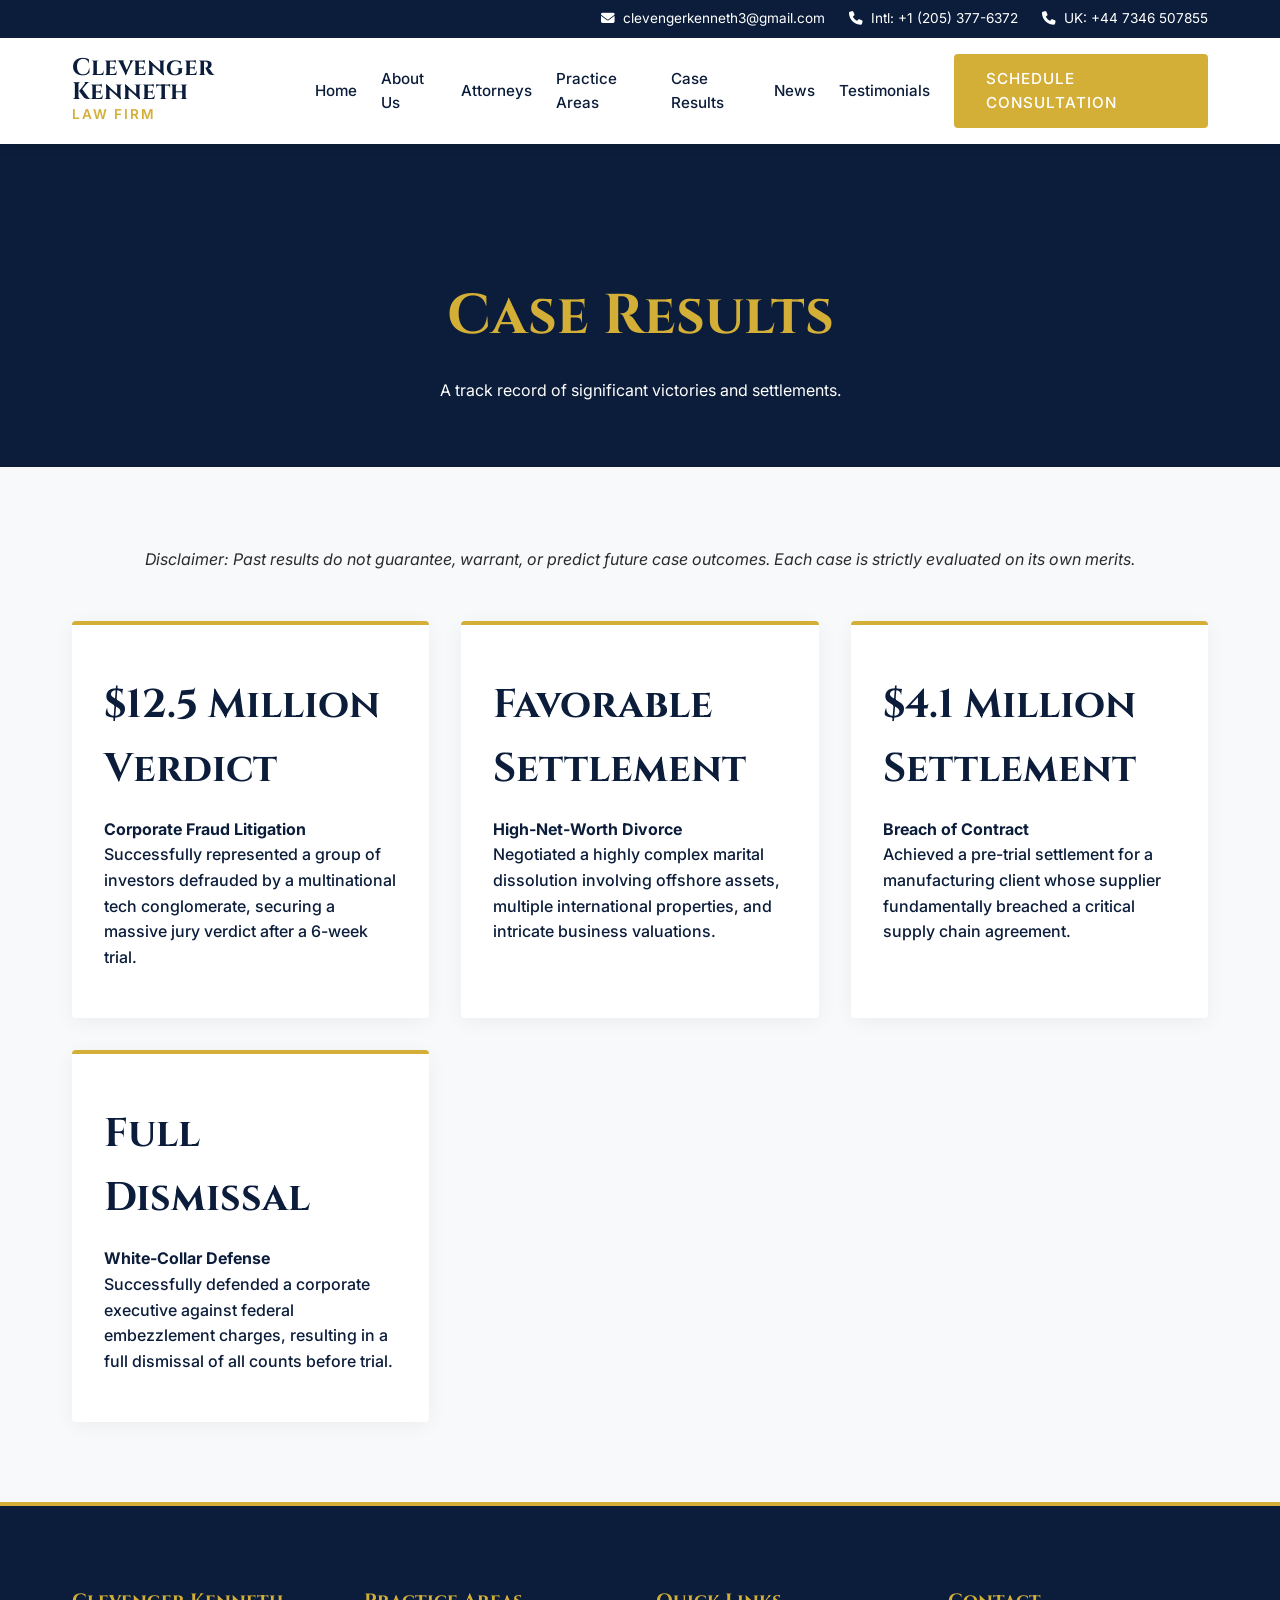
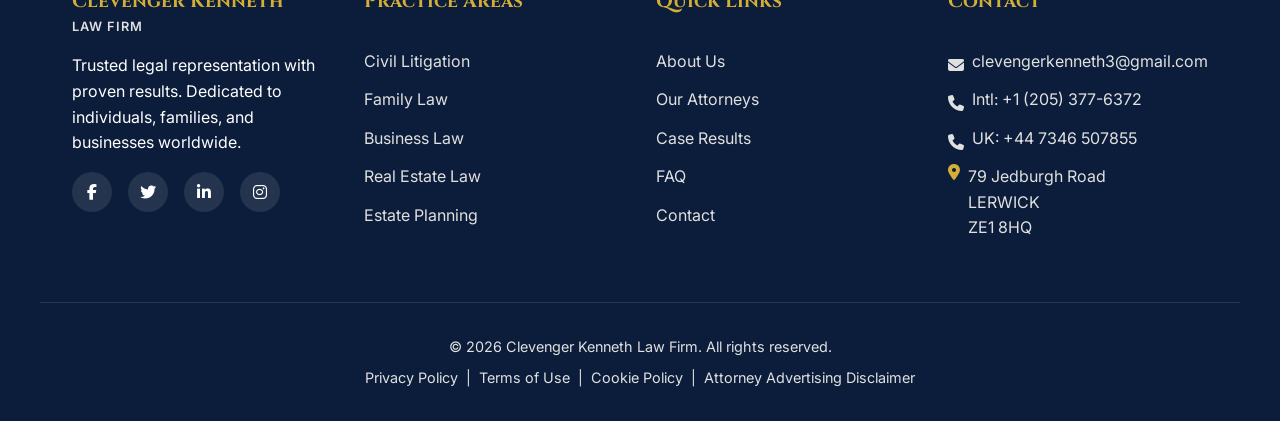
<file: case-results.html>
<!DOCTYPE html>
<html lang="en">
<head>
    <meta charset="UTF-8">
    <meta name="viewport" content="width=device-width, initial-scale=1.0">
    <title>Case Results | Clevenger Kenneth Law Firm</title>
    
    <!-- Google Fonts -->
    <link rel="preconnect" href="https://fonts.googleapis.com">
    <link rel="preconnect" href="https://fonts.gstatic.com" crossorigin>
    <link href="https://fonts.googleapis.com/css2?family=Cinzel:wght@400;600;700&family=Inter:wght@300;400;500;600;700&display=swap" rel="stylesheet">
    
    <!-- FontAwesome for Icons -->
    <link rel="stylesheet" href="https://cdnjs.cloudflare.com/ajax/libs/font-awesome/6.4.0/css/all.min.css">
    
    <!-- Custom CSS -->
    <link rel="stylesheet" href="style.css">
</head>
<body>

    <!-- Header & Navigation -->
    <header class="header">
        <div class="top-bar bg-navy text-white">
            <div class="container top-bar-content">
                <div class="contact-info">
                    <span><i class="fa-solid fa-envelope"></i> <a href="mailto:clevengerkenneth3@gmail.com" class="text-white">clevengerkenneth3@gmail.com</a></span>
                    <span><i class="fa-solid fa-phone"></i> <a href="tel:+12053776372" class="text-white">Intl: +1 (205) 377-6372</a></span>
                    <span><i class="fa-solid fa-phone"></i> <a href="tel:+447346507855" class="text-white">UK: +44 7346 507855</a></span>
                </div>
            </div>
        </div>
        <nav class="navbar container">
            <a href="index.html" class="logo">
                <h1 class="text-navy">Clevenger Kenneth</h1>
                <span class="text-gold">Law Firm</span>
            </a>

            <div class="nav-links" id="navLinks">
                <a href="index.html">Home</a>
                <a href="about.html">About Us</a>
                <a href="attorneys.html">Attorneys</a>
                <a href="practice-areas.html">Practice Areas</a>
                <a href="case-results.html">Case Results</a>
                <a href="news.html">News</a>
                <a href="testimonials.html">Testimonials</a>
                <a href="contact.html" class="btn btn-primary text-white" style="color: white !important;">Schedule Consultation</a>
            </div>

            <button class="mobile-menu-btn" onclick="toggleMenu()">
                <i class="fa-solid fa-bars" id="menuIcon"></i>
            </button>
        </nav>
    </header>

    
<section class="page-header bg-navy text-white"><div class="container"><h1 class="text-gold">Case Results</h1><p>A track record of significant victories and settlements.</p></div></section><section class="section bg-light"><div class="container"><p class="text-center mb-5"><em>Disclaimer: Past results do not guarantee, warrant, or predict future case outcomes. Each case is strictly evaluated on its own merits.</em></p><div class="grid grid-cols-2"><div class="result-card"><h3 class="text-navy">$12.5 Million Verdict</h3><p class="text-gold mb-2"><strong>Corporate Fraud Litigation</strong></p><p>Successfully represented a group of investors defrauded by a multinational tech conglomerate, securing a massive jury verdict after a 6-week trial.</p></div><div class="result-card"><h3 class="text-navy">Favorable Settlement</h3><p class="text-gold mb-2"><strong>High-Net-Worth Divorce</strong></p><p>Negotiated a highly complex marital dissolution involving offshore assets, multiple international properties, and intricate business valuations.</p></div><div class="result-card"><h3 class="text-navy">$4.1 Million Settlement</h3><p class="text-gold mb-2"><strong>Breach of Contract</strong></p><p>Achieved a pre-trial settlement for a manufacturing client whose supplier fundamentally breached a critical supply chain agreement.</p></div><div class="result-card"><h3 class="text-navy">Full Dismissal</h3><p class="text-gold mb-2"><strong>White-Collar Defense</strong></p><p>Successfully defended a corporate executive against federal embezzlement charges, resulting in a full dismissal of all counts before trial.</p></div></div></div></section>
<!-- Footer -->
    <footer class="footer bg-navy text-white section" style="padding-bottom: 2rem;">
        <div class="container grid grid-cols-4">
            <div class="footer-col">
                <a href="index.html" class="logo text-white">
                    <h2 class="text-gold" style="font-size: 1.2rem; margin-bottom: 0;">Clevenger Kenneth</h2>
                    <span style="font-size: 0.8rem; letter-spacing: 1px;">Law Firm</span>
                </a>
                <p class="mt-3 mb-3">Trusted legal representation with proven results. Dedicated to individuals, families, and businesses worldwide.</p>
                <div class="social-links mt-3">
                    <a href="#"><i class="fa-brands fa-facebook-f"></i></a>
                    <a href="#"><i class="fa-brands fa-twitter"></i></a>
                    <a href="#"><i class="fa-brands fa-linkedin-in"></i></a>
                    <a href="#"><i class="fa-brands fa-instagram"></i></a>
                </div>
            </div>

            <div class="footer-col">
                <h3 class="text-gold" style="font-size: 1.2rem;">Practice Areas</h3>
                <ul>
                    <li><a href="practice-areas.html">Civil Litigation</a></li>
                    <li><a href="practice-areas.html">Family Law</a></li>
                    <li><a href="practice-areas.html">Business Law</a></li>
                    <li><a href="practice-areas.html">Real Estate Law</a></li>
                    <li><a href="practice-areas.html">Estate Planning</a></li>
                </ul>
            </div>

            <div class="footer-col">
                <h3 class="text-gold" style="font-size: 1.2rem;">Quick Links</h3>
                <ul>
                    <li><a href="about.html">About Us</a></li>
                    <li><a href="attorneys.html">Our Attorneys</a></li>
                    <li><a href="case-results.html">Case Results</a></li>
                    <li><a href="faq.html">FAQ</a></li>
                    <li><a href="contact.html">Contact</a></li>
                </ul>
            </div>

            <div class="footer-col">
                <h3 class="text-gold" style="font-size: 1.2rem;">Contact</h3>
                <ul class="contact-info-footer">
                    <li><i class="fa-solid fa-envelope mt-2"></i> <a href="mailto:clevengerkenneth3@gmail.com" class="text-white">clevengerkenneth3@gmail.com</a></li>
                    <li><i class="fa-solid fa-phone mt-2"></i> <a href="tel:+12053776372" class="text-white">Intl: +1 (205) 377-6372</a></li>
                    <li><i class="fa-solid fa-phone mt-2"></i> <a href="tel:+447346507855" class="text-white">UK: +44 7346 507855</a></li>
                        <li><i class="fa-solid fa-location-dot text-gold mt-1"></i> <span>79 Jedburgh Road<br>LERWICK<br>ZE1 8HQ</span></li>
                </ul>
            </div>
        </div>
        
        <div class="footer-bottom container text-center mt-5">
            <p>&copy; 2026 Clevenger Kenneth Law Firm. All rights reserved.</p>
            <div class="compliance-links mt-2">
                <a href="#">Privacy Policy</a> | 
                <a href="#">Terms of Use</a> | 
                <a href="#">Cookie Policy</a> | 
                <a href="#">Attorney Advertising Disclaimer</a>
            </div>
        </div>
    </footer>

    <!-- Interactive Script -->
    <script>
        function toggleMenu() {
            const navLinks = document.getElementById('navLinks');
            const menuIcon = document.getElementById('menuIcon');
            
            if (navLinks.style.display === 'flex') {
                navLinks.style.display = 'none';
                menuIcon.classList.remove('fa-xmark');
                menuIcon.classList.add('fa-bars');
            } else {
                navLinks.style.display = 'flex';
                menuIcon.classList.remove('fa-bars');
                menuIcon.classList.add('fa-xmark');
            }
        }

        // Live News Ticker for Homepage
        if(document.getElementById('home-news-ticker')) {
            const cacheBuster = new Date().getTime();
            const NEWS_API_URL = "https://api.rss2json.com/v1/api.json?rss_url=https://www.jurist.org/news/feed/&t=" + cacheBuster;
            fetch(NEWS_API_URL)
                .then(response => response.json())
                .then(data => {
                    if(data && data.items) {
                        const newsTitles = data.items.slice(0, 5).map(item => `<a href="${item.link}" target="_blank" class="text-white" style="margin-right: 3rem;">&#x2022; ${item.title}</a>`).join('');
                        
                        // Create a marquee effect
                        document.getElementById('home-news-ticker').innerHTML = `<marquee scrollamount="5" style="color: white;">${newsTitles}</marquee>`;
                    }
                })
                .catch(err => {
                    document.getElementById('home-news-ticker').innerHTML = "Unable to load live news at this time.";
                });
        }

        // Live Real Estate Market Ticker
        if(document.getElementById('finance-news-ticker')) {
            const cacheBuster = new Date().getTime();
            const REAL_ESTATE_API_URL = "https://api.rss2json.com/v1/api.json?rss_url=https://therealdeal.com/feed/&t=" + cacheBuster; 
            fetch(REAL_ESTATE_API_URL)
                .then(response => response.json())
                .then(data => {
                    if(data && data.items) {
                        const financeTitles = data.items.slice(0, 5).map(item => `<a href="${item.link}" target="_blank" class="text-white" style="margin-right: 3rem;">&#x2022; <span style="color: var(--gold);">[REAL ESTATE]</span> ${item.title}</a>`).join('');
                        
                        document.getElementById('finance-news-ticker').innerHTML = `<marquee scrollamount="6" style="color: white;">${financeTitles}</marquee>`;
                    }
                })
                .catch(err => {
                    document.getElementById('finance-news-ticker').innerHTML = "Unable to load real estate market updates at this time.";
                });
        }
    </script>
</body>
</html>
</file>
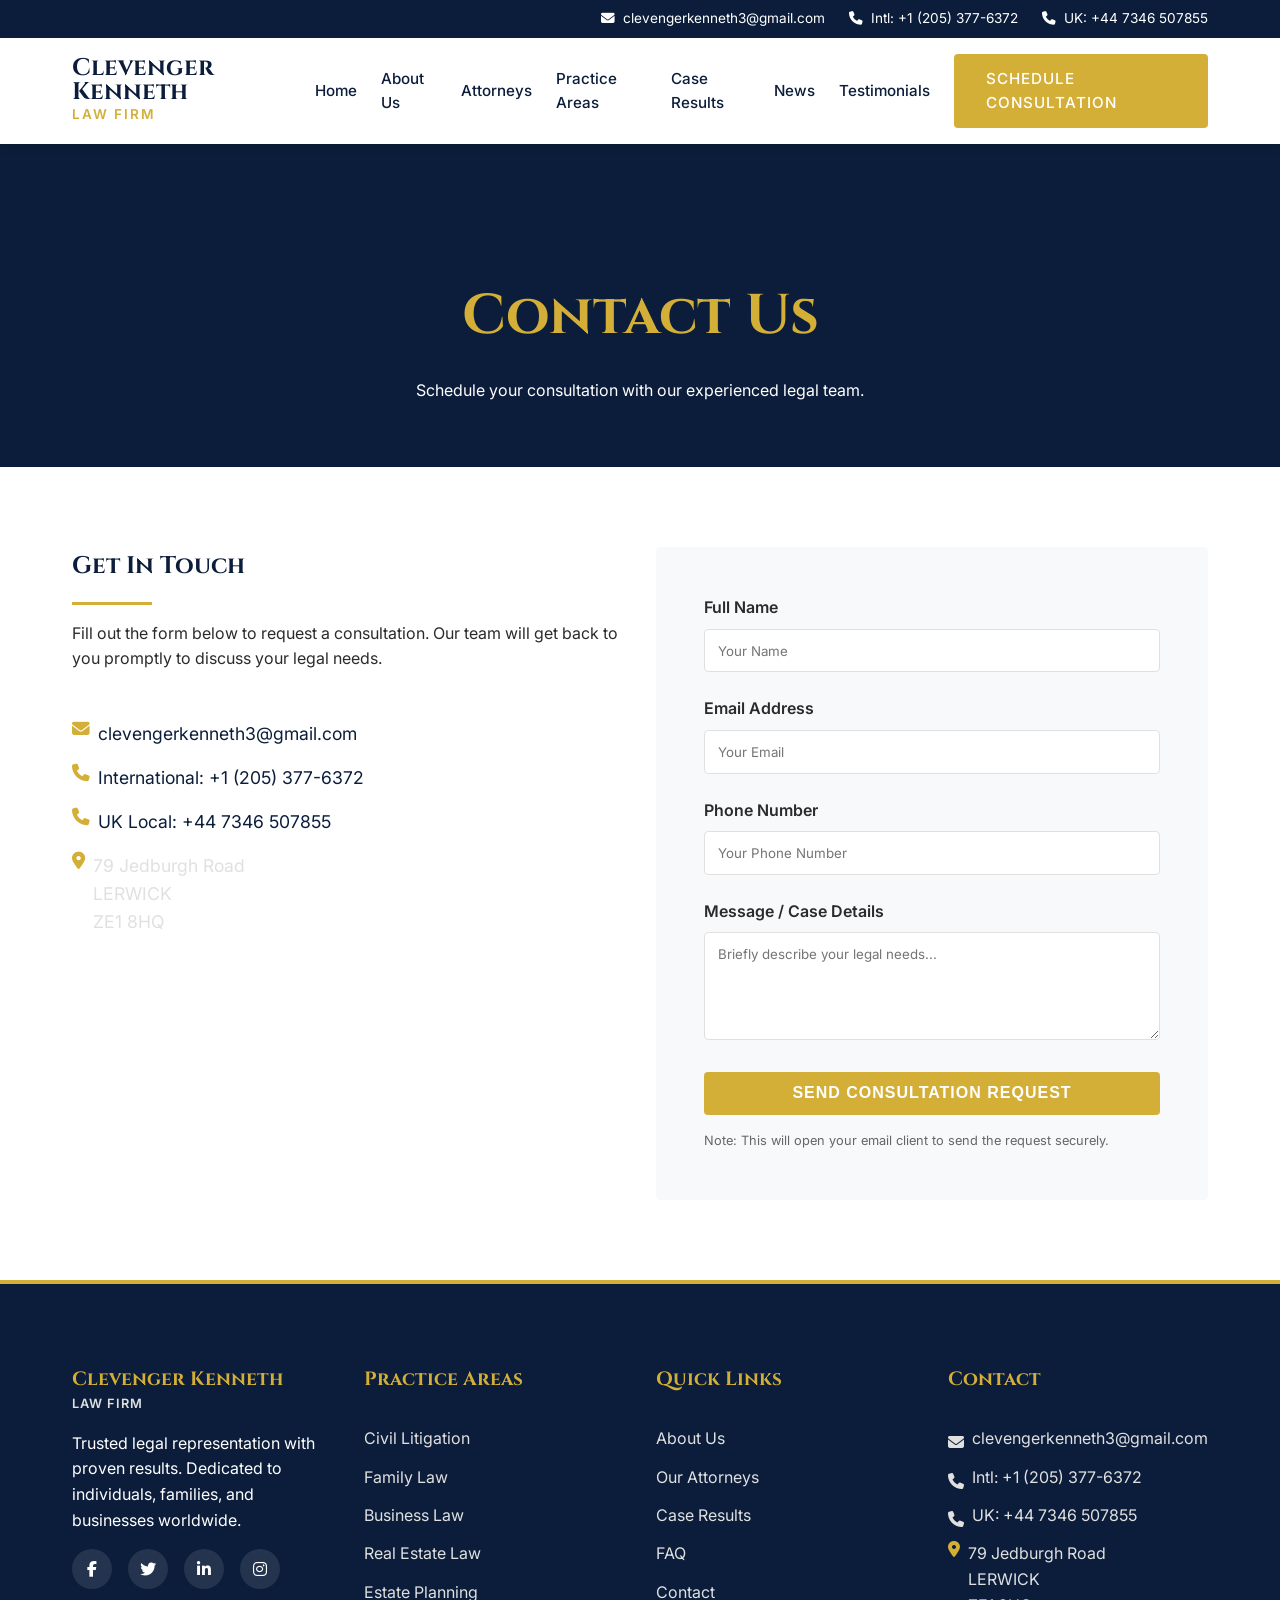
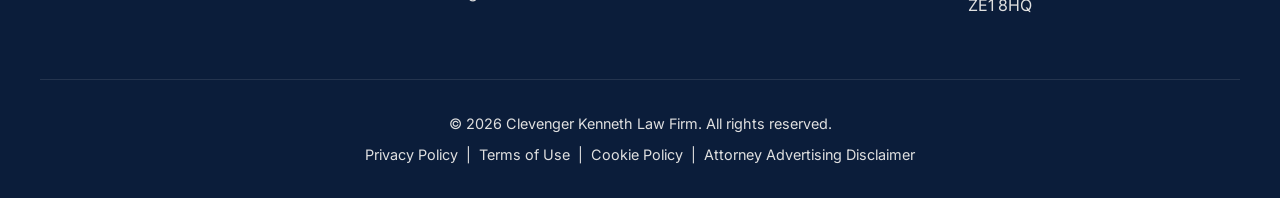
<file: contact.html>
<!DOCTYPE html>
<html lang="en">
<head>
    <meta charset="UTF-8">
    <meta name="viewport" content="width=device-width, initial-scale=1.0">
    <title>Contact Us | Clevenger Kenneth Law Firm</title>
    
    <!-- Google Fonts -->
    <link rel="preconnect" href="https://fonts.googleapis.com">
    <link rel="preconnect" href="https://fonts.gstatic.com" crossorigin>
    <link href="https://fonts.googleapis.com/css2?family=Cinzel:wght@400;600;700&family=Inter:wght@300;400;500;600;700&display=swap" rel="stylesheet">
    
    <!-- FontAwesome for Icons -->
    <link rel="stylesheet" href="https://cdnjs.cloudflare.com/ajax/libs/font-awesome/6.4.0/css/all.min.css">
    
    <!-- Custom CSS -->
    <link rel="stylesheet" href="style.css">
</head>
<body>

    <!-- Header & Navigation -->
    <header class="header">
        <div class="top-bar bg-navy text-white">
            <div class="container top-bar-content">
                <div class="contact-info">
                    <span><i class="fa-solid fa-envelope"></i> <a href="mailto:clevengerkenneth3@gmail.com" class="text-white">clevengerkenneth3@gmail.com</a></span>
                    <span><i class="fa-solid fa-phone"></i> <a href="tel:+12053776372" class="text-white">Intl: +1 (205) 377-6372</a></span>
                    <span><i class="fa-solid fa-phone"></i> <a href="tel:+447346507855" class="text-white">UK: +44 7346 507855</a></span>
                </div>
            </div>
        </div>
        <nav class="navbar container">
            <a href="index.html" class="logo">
                <h1 class="text-navy">Clevenger Kenneth</h1>
                <span class="text-gold">Law Firm</span>
            </a>

            <div class="nav-links" id="navLinks">
                <a href="index.html">Home</a>
                <a href="about.html">About Us</a>
                <a href="attorneys.html">Attorneys</a>
                <a href="practice-areas.html">Practice Areas</a>
                <a href="case-results.html">Case Results</a>
                <a href="news.html">News</a>
                <a href="testimonials.html">Testimonials</a>
                <a href="contact.html" class="btn btn-primary text-white" style="color: white !important;">Schedule Consultation</a>
            </div>

            <button class="mobile-menu-btn" onclick="toggleMenu()">
                <i class="fa-solid fa-bars" id="menuIcon"></i>
            </button>
        </nav>
    </header>

    
<section class="page-header bg-navy text-white"><div class="container"><h1 class="text-gold">Contact Us</h1><p>Schedule your consultation with our experienced legal team.</p></div></section><section class="section"><div class="container grid grid-cols-2" style="align-items: start;"><div><h2 class="text-navy">Get In Touch</h2><div class="divider" style="margin: 1rem 0;"></div><p class="mt-3 mb-5">Fill out the form below to request a consultation. Our team will get back to you promptly to discuss your legal needs.</p><ul class="contact-info-footer" style="font-size: 1.1rem;"><li class="mb-3"><i class="fa-solid fa-envelope text-gold"></i> <a href="mailto:clevengerkenneth3@gmail.com" class="text-navy">clevengerkenneth3@gmail.com</a></li><li class="mb-3"><i class="fa-solid fa-phone text-gold"></i> <a href="tel:+12053776372" class="text-navy">International: +1 (205) 377-6372</a></li><li class="mb-3"><i class="fa-solid fa-phone text-gold"></i> <a href="tel:+447346507855" class="text-navy">UK Local: +44 7346 507855</a></li><li class="mb-3"><i class="fa-solid fa-location-dot text-gold"></i> 79 Jedburgh Road<br>LERWICK<br>ZE1 8HQ</li></ul></div><div class="bg-light" style="padding: 3rem; border-radius: 4px;"><form action="mailto:clevengerkenneth3@gmail.com" method="GET" enctype="text/plain"><div class="form-group"><label>Full Name</label><input type="text" class="form-control" name="subject" placeholder="Your Name" required></div><div class="form-group"><label>Email Address</label><input type="email" class="form-control" name="cc" placeholder="Your Email" required></div><div class="form-group"><label>Phone Number</label><input type="tel" class="form-control" placeholder="Your Phone Number"></div><div class="form-group"><label>Message / Case Details</label><textarea class="form-control" name="body" rows="5" placeholder="Briefly describe your legal needs..." required></textarea></div><button type="submit" class="btn btn-primary" style="width: 100%;">Send Consultation Request</button><p class="mt-3" style="font-size: 0.8rem; color: #666;">Note: This will open your email client to send the request securely.</p></form></div></div></section>
<!-- Footer -->
    <footer class="footer bg-navy text-white section" style="padding-bottom: 2rem;">
        <div class="container grid grid-cols-4">
            <div class="footer-col">
                <a href="index.html" class="logo text-white">
                    <h2 class="text-gold" style="font-size: 1.2rem; margin-bottom: 0;">Clevenger Kenneth</h2>
                    <span style="font-size: 0.8rem; letter-spacing: 1px;">Law Firm</span>
                </a>
                <p class="mt-3 mb-3">Trusted legal representation with proven results. Dedicated to individuals, families, and businesses worldwide.</p>
                <div class="social-links mt-3">
                    <a href="#"><i class="fa-brands fa-facebook-f"></i></a>
                    <a href="#"><i class="fa-brands fa-twitter"></i></a>
                    <a href="#"><i class="fa-brands fa-linkedin-in"></i></a>
                    <a href="#"><i class="fa-brands fa-instagram"></i></a>
                </div>
            </div>

            <div class="footer-col">
                <h3 class="text-gold" style="font-size: 1.2rem;">Practice Areas</h3>
                <ul>
                    <li><a href="practice-areas.html">Civil Litigation</a></li>
                    <li><a href="practice-areas.html">Family Law</a></li>
                    <li><a href="practice-areas.html">Business Law</a></li>
                    <li><a href="practice-areas.html">Real Estate Law</a></li>
                    <li><a href="practice-areas.html">Estate Planning</a></li>
                </ul>
            </div>

            <div class="footer-col">
                <h3 class="text-gold" style="font-size: 1.2rem;">Quick Links</h3>
                <ul>
                    <li><a href="about.html">About Us</a></li>
                    <li><a href="attorneys.html">Our Attorneys</a></li>
                    <li><a href="case-results.html">Case Results</a></li>
                    <li><a href="faq.html">FAQ</a></li>
                    <li><a href="contact.html">Contact</a></li>
                </ul>
            </div>

            <div class="footer-col">
                <h3 class="text-gold" style="font-size: 1.2rem;">Contact</h3>
                <ul class="contact-info-footer">
                    <li><i class="fa-solid fa-envelope mt-2"></i> <a href="mailto:clevengerkenneth3@gmail.com" class="text-white">clevengerkenneth3@gmail.com</a></li>
                    <li><i class="fa-solid fa-phone mt-2"></i> <a href="tel:+12053776372" class="text-white">Intl: +1 (205) 377-6372</a></li>
                    <li><i class="fa-solid fa-phone mt-2"></i> <a href="tel:+447346507855" class="text-white">UK: +44 7346 507855</a></li>
                        <li><i class="fa-solid fa-location-dot text-gold mt-1"></i> <span>79 Jedburgh Road<br>LERWICK<br>ZE1 8HQ</span></li>
                </ul>
            </div>
        </div>
        
        <div class="footer-bottom container text-center mt-5">
            <p>&copy; 2026 Clevenger Kenneth Law Firm. All rights reserved.</p>
            <div class="compliance-links mt-2">
                <a href="#">Privacy Policy</a> | 
                <a href="#">Terms of Use</a> | 
                <a href="#">Cookie Policy</a> | 
                <a href="#">Attorney Advertising Disclaimer</a>
            </div>
        </div>
    </footer>

    <!-- Interactive Script -->
    <script>
        function toggleMenu() {
            const navLinks = document.getElementById('navLinks');
            const menuIcon = document.getElementById('menuIcon');
            
            if (navLinks.style.display === 'flex') {
                navLinks.style.display = 'none';
                menuIcon.classList.remove('fa-xmark');
                menuIcon.classList.add('fa-bars');
            } else {
                navLinks.style.display = 'flex';
                menuIcon.classList.remove('fa-bars');
                menuIcon.classList.add('fa-xmark');
            }
        }

        // Live News Ticker for Homepage
        if(document.getElementById('home-news-ticker')) {
            const cacheBuster = new Date().getTime();
            const NEWS_API_URL = "https://api.rss2json.com/v1/api.json?rss_url=https://www.jurist.org/news/feed/&t=" + cacheBuster;
            fetch(NEWS_API_URL)
                .then(response => response.json())
                .then(data => {
                    if(data && data.items) {
                        const newsTitles = data.items.slice(0, 5).map(item => `<a href="${item.link}" target="_blank" class="text-white" style="margin-right: 3rem;">&#x2022; ${item.title}</a>`).join('');
                        
                        // Create a marquee effect
                        document.getElementById('home-news-ticker').innerHTML = `<marquee scrollamount="5" style="color: white;">${newsTitles}</marquee>`;
                    }
                })
                .catch(err => {
                    document.getElementById('home-news-ticker').innerHTML = "Unable to load live news at this time.";
                });
        }

        // Live Real Estate Market Ticker
        if(document.getElementById('finance-news-ticker')) {
            const cacheBuster = new Date().getTime();
            const REAL_ESTATE_API_URL = "https://api.rss2json.com/v1/api.json?rss_url=https://therealdeal.com/feed/&t=" + cacheBuster; 
            fetch(REAL_ESTATE_API_URL)
                .then(response => response.json())
                .then(data => {
                    if(data && data.items) {
                        const financeTitles = data.items.slice(0, 5).map(item => `<a href="${item.link}" target="_blank" class="text-white" style="margin-right: 3rem;">&#x2022; <span style="color: var(--gold);">[REAL ESTATE]</span> ${item.title}</a>`).join('');
                        
                        document.getElementById('finance-news-ticker').innerHTML = `<marquee scrollamount="6" style="color: white;">${financeTitles}</marquee>`;
                    }
                })
                .catch(err => {
                    document.getElementById('finance-news-ticker').innerHTML = "Unable to load real estate market updates at this time.";
                });
        }
    </script>
</body>
</html>
</file>
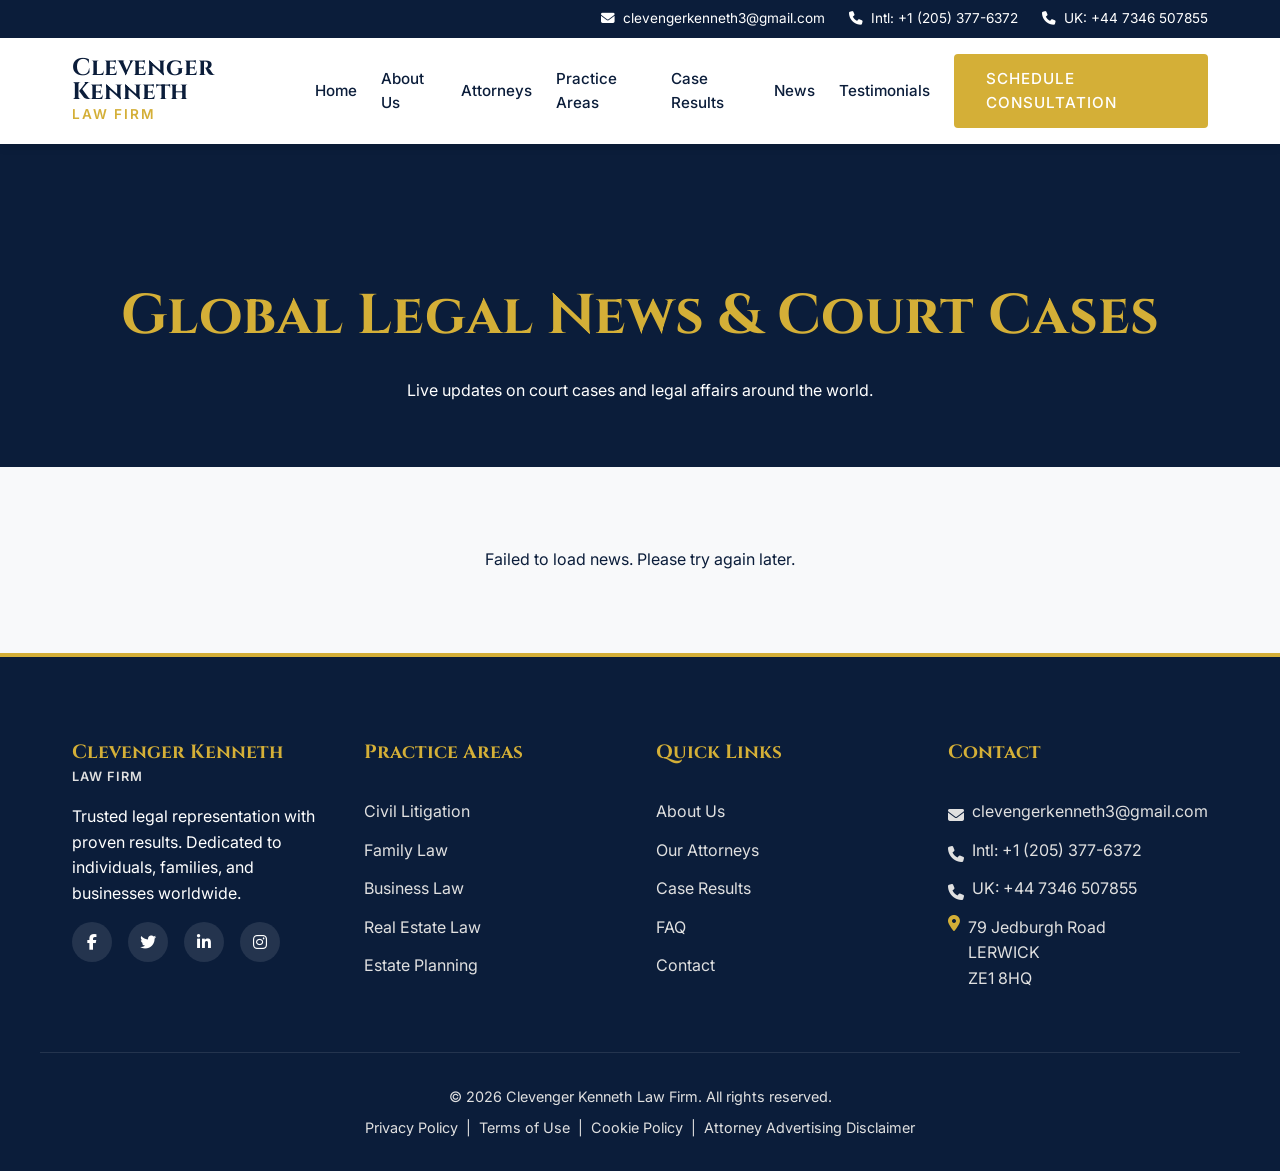
<file: news.html>
<!DOCTYPE html>
<html lang="en">
<head>
    <meta charset="UTF-8">
    <meta name="viewport" content="width=device-width, initial-scale=1.0">
    <title>Live Legal News | Clevenger Kenneth Law Firm</title>
    
    <!-- Google Fonts -->
    <link rel="preconnect" href="https://fonts.googleapis.com">
    <link rel="preconnect" href="https://fonts.gstatic.com" crossorigin>
    <link href="https://fonts.googleapis.com/css2?family=Cinzel:wght@400;600;700&family=Inter:wght@300;400;500;600;700&display=swap" rel="stylesheet">
    
    <!-- FontAwesome for Icons -->
    <link rel="stylesheet" href="https://cdnjs.cloudflare.com/ajax/libs/font-awesome/6.4.0/css/all.min.css">
    
    <!-- Custom CSS -->
    <link rel="stylesheet" href="style.css">
</head>
<body>

    <!-- Header & Navigation -->
    <header class="header">
        <div class="top-bar bg-navy text-white">
            <div class="container top-bar-content">
                <div class="contact-info">
                    <span><i class="fa-solid fa-envelope"></i> <a href="mailto:clevengerkenneth3@gmail.com" class="text-white">clevengerkenneth3@gmail.com</a></span>
                    <span><i class="fa-solid fa-phone"></i> <a href="tel:+12053776372" class="text-white">Intl: +1 (205) 377-6372</a></span>
                    <span><i class="fa-solid fa-phone"></i> <a href="tel:+447346507855" class="text-white">UK: +44 7346 507855</a></span>
                </div>
            </div>
        </div>
        <nav class="navbar container">
            <a href="index.html" class="logo">
                <h1 class="text-navy">Clevenger Kenneth</h1>
                <span class="text-gold">Law Firm</span>
            </a>

            <div class="nav-links" id="navLinks">
                <a href="index.html">Home</a>
                <a href="about.html">About Us</a>
                <a href="attorneys.html">Attorneys</a>
                <a href="practice-areas.html">Practice Areas</a>
                <a href="case-results.html">Case Results</a>
                <a href="news.html">News</a>
                <a href="testimonials.html">Testimonials</a>
                <a href="contact.html" class="btn btn-primary text-white" style="color: white !important;">Schedule Consultation</a>
            </div>

            <button class="mobile-menu-btn" onclick="toggleMenu()">
                <i class="fa-solid fa-bars" id="menuIcon"></i>
            </button>
        </nav>
    </header>

    
<section class="page-header bg-navy text-white"><div class="container"><h1 class="text-gold">Global Legal News & Court Cases</h1><p>Live updates on court cases and legal affairs around the world.</p></div></section><section class="section bg-light"><div class="container"><div id="news-loading" class="text-center"><i class="fa-solid fa-circle-notch fa-spin text-gold" style="font-size: 3rem;"></i><p class="mt-3">Fetching live updates...</p></div><div id="news-container" class="grid grid-cols-3" style="display: none;"><!-- JS injects here --></div><div id="news-error" class="text-center" style="display: none;"><p class="text-navy">Failed to load news. Please try again later.</p></div></div></section><script>const NEWS_API_URL = "https://api.rss2json.com/v1/api.json?rss_url=https://www.jurist.org/news/feed/"; fetch(NEWS_API_URL).then(response => response.json()).then(data => { document.getElementById("news-loading").style.display = "none"; const container = document.getElementById("news-container"); container.style.display = "grid"; if(data && data.items) { data.items.slice(0, 9).forEach(item => { const date = new Date(item.pubDate).toLocaleDateString(); container.innerHTML += "<div class=\"feature-card\"><h3 style=\"font-size: 1.1rem; margin-bottom: 0.5rem;\"><a href=\"" + item.link + "\" target=\"_blank\">" + item.title + "</a></h3><p style=\"font-size: 0.85rem; color: #666; margin-bottom: 1rem;\">" + date + "</p><p style=\"font-size: 0.95rem;\">" + item.description.replace(/<[^>]*>?/gm, "").substring(0, 120) + "...</p><a href=\"" + item.link + "\" target=\"_blank\" class=\"learn-more\">Read Full Article <i class=\"fa-solid fa-chevron-right\"></i></a></div>"; }); } else { throw new Error("No items"); } }).catch(error => { console.error("Error fetching news:", error); document.getElementById("news-loading").style.display = "none"; document.getElementById("news-error").style.display = "block"; });</script>
<!-- Footer -->
    <footer class="footer bg-navy text-white section" style="padding-bottom: 2rem;">
        <div class="container grid grid-cols-4">
            <div class="footer-col">
                <a href="index.html" class="logo text-white">
                    <h2 class="text-gold" style="font-size: 1.2rem; margin-bottom: 0;">Clevenger Kenneth</h2>
                    <span style="font-size: 0.8rem; letter-spacing: 1px;">Law Firm</span>
                </a>
                <p class="mt-3 mb-3">Trusted legal representation with proven results. Dedicated to individuals, families, and businesses worldwide.</p>
                <div class="social-links mt-3">
                    <a href="#"><i class="fa-brands fa-facebook-f"></i></a>
                    <a href="#"><i class="fa-brands fa-twitter"></i></a>
                    <a href="#"><i class="fa-brands fa-linkedin-in"></i></a>
                    <a href="#"><i class="fa-brands fa-instagram"></i></a>
                </div>
            </div>

            <div class="footer-col">
                <h3 class="text-gold" style="font-size: 1.2rem;">Practice Areas</h3>
                <ul>
                    <li><a href="practice-areas.html">Civil Litigation</a></li>
                    <li><a href="practice-areas.html">Family Law</a></li>
                    <li><a href="practice-areas.html">Business Law</a></li>
                    <li><a href="practice-areas.html">Real Estate Law</a></li>
                    <li><a href="practice-areas.html">Estate Planning</a></li>
                </ul>
            </div>

            <div class="footer-col">
                <h3 class="text-gold" style="font-size: 1.2rem;">Quick Links</h3>
                <ul>
                    <li><a href="about.html">About Us</a></li>
                    <li><a href="attorneys.html">Our Attorneys</a></li>
                    <li><a href="case-results.html">Case Results</a></li>
                    <li><a href="faq.html">FAQ</a></li>
                    <li><a href="contact.html">Contact</a></li>
                </ul>
            </div>

            <div class="footer-col">
                <h3 class="text-gold" style="font-size: 1.2rem;">Contact</h3>
                <ul class="contact-info-footer">
                    <li><i class="fa-solid fa-envelope mt-2"></i> <a href="mailto:clevengerkenneth3@gmail.com" class="text-white">clevengerkenneth3@gmail.com</a></li>
                    <li><i class="fa-solid fa-phone mt-2"></i> <a href="tel:+12053776372" class="text-white">Intl: +1 (205) 377-6372</a></li>
                    <li><i class="fa-solid fa-phone mt-2"></i> <a href="tel:+447346507855" class="text-white">UK: +44 7346 507855</a></li>
                        <li><i class="fa-solid fa-location-dot text-gold mt-1"></i> <span>79 Jedburgh Road<br>LERWICK<br>ZE1 8HQ</span></li>
                </ul>
            </div>
        </div>
        
        <div class="footer-bottom container text-center mt-5">
            <p>&copy; 2026 Clevenger Kenneth Law Firm. All rights reserved.</p>
            <div class="compliance-links mt-2">
                <a href="#">Privacy Policy</a> | 
                <a href="#">Terms of Use</a> | 
                <a href="#">Cookie Policy</a> | 
                <a href="#">Attorney Advertising Disclaimer</a>
            </div>
        </div>
    </footer>

    <!-- Interactive Script -->
    <script>
        function toggleMenu() {
            const navLinks = document.getElementById('navLinks');
            const menuIcon = document.getElementById('menuIcon');
            
            if (navLinks.style.display === 'flex') {
                navLinks.style.display = 'none';
                menuIcon.classList.remove('fa-xmark');
                menuIcon.classList.add('fa-bars');
            } else {
                navLinks.style.display = 'flex';
                menuIcon.classList.remove('fa-bars');
                menuIcon.classList.add('fa-xmark');
            }
        }

        // Live News Ticker for Homepage
        if(document.getElementById('home-news-ticker')) {
            const cacheBuster = new Date().getTime();
            const NEWS_API_URL = "https://api.rss2json.com/v1/api.json?rss_url=https://www.jurist.org/news/feed/&t=" + cacheBuster;
            fetch(NEWS_API_URL)
                .then(response => response.json())
                .then(data => {
                    if(data && data.items) {
                        const newsTitles = data.items.slice(0, 5).map(item => `<a href="${item.link}" target="_blank" class="text-white" style="margin-right: 3rem;">&#x2022; ${item.title}</a>`).join('');
                        
                        // Create a marquee effect
                        document.getElementById('home-news-ticker').innerHTML = `<marquee scrollamount="5" style="color: white;">${newsTitles}</marquee>`;
                    }
                })
                .catch(err => {
                    document.getElementById('home-news-ticker').innerHTML = "Unable to load live news at this time.";
                });
        }

        // Live Real Estate Market Ticker
        if(document.getElementById('finance-news-ticker')) {
            const cacheBuster = new Date().getTime();
            const REAL_ESTATE_API_URL = "https://api.rss2json.com/v1/api.json?rss_url=https://therealdeal.com/feed/&t=" + cacheBuster; 
            fetch(REAL_ESTATE_API_URL)
                .then(response => response.json())
                .then(data => {
                    if(data && data.items) {
                        const financeTitles = data.items.slice(0, 5).map(item => `<a href="${item.link}" target="_blank" class="text-white" style="margin-right: 3rem;">&#x2022; <span style="color: var(--gold);">[REAL ESTATE]</span> ${item.title}</a>`).join('');
                        
                        document.getElementById('finance-news-ticker').innerHTML = `<marquee scrollamount="6" style="color: white;">${financeTitles}</marquee>`;
                    }
                })
                .catch(err => {
                    document.getElementById('finance-news-ticker').innerHTML = "Unable to load real estate market updates at this time.";
                });
        }
    </script>
</body>
</html>
</file>
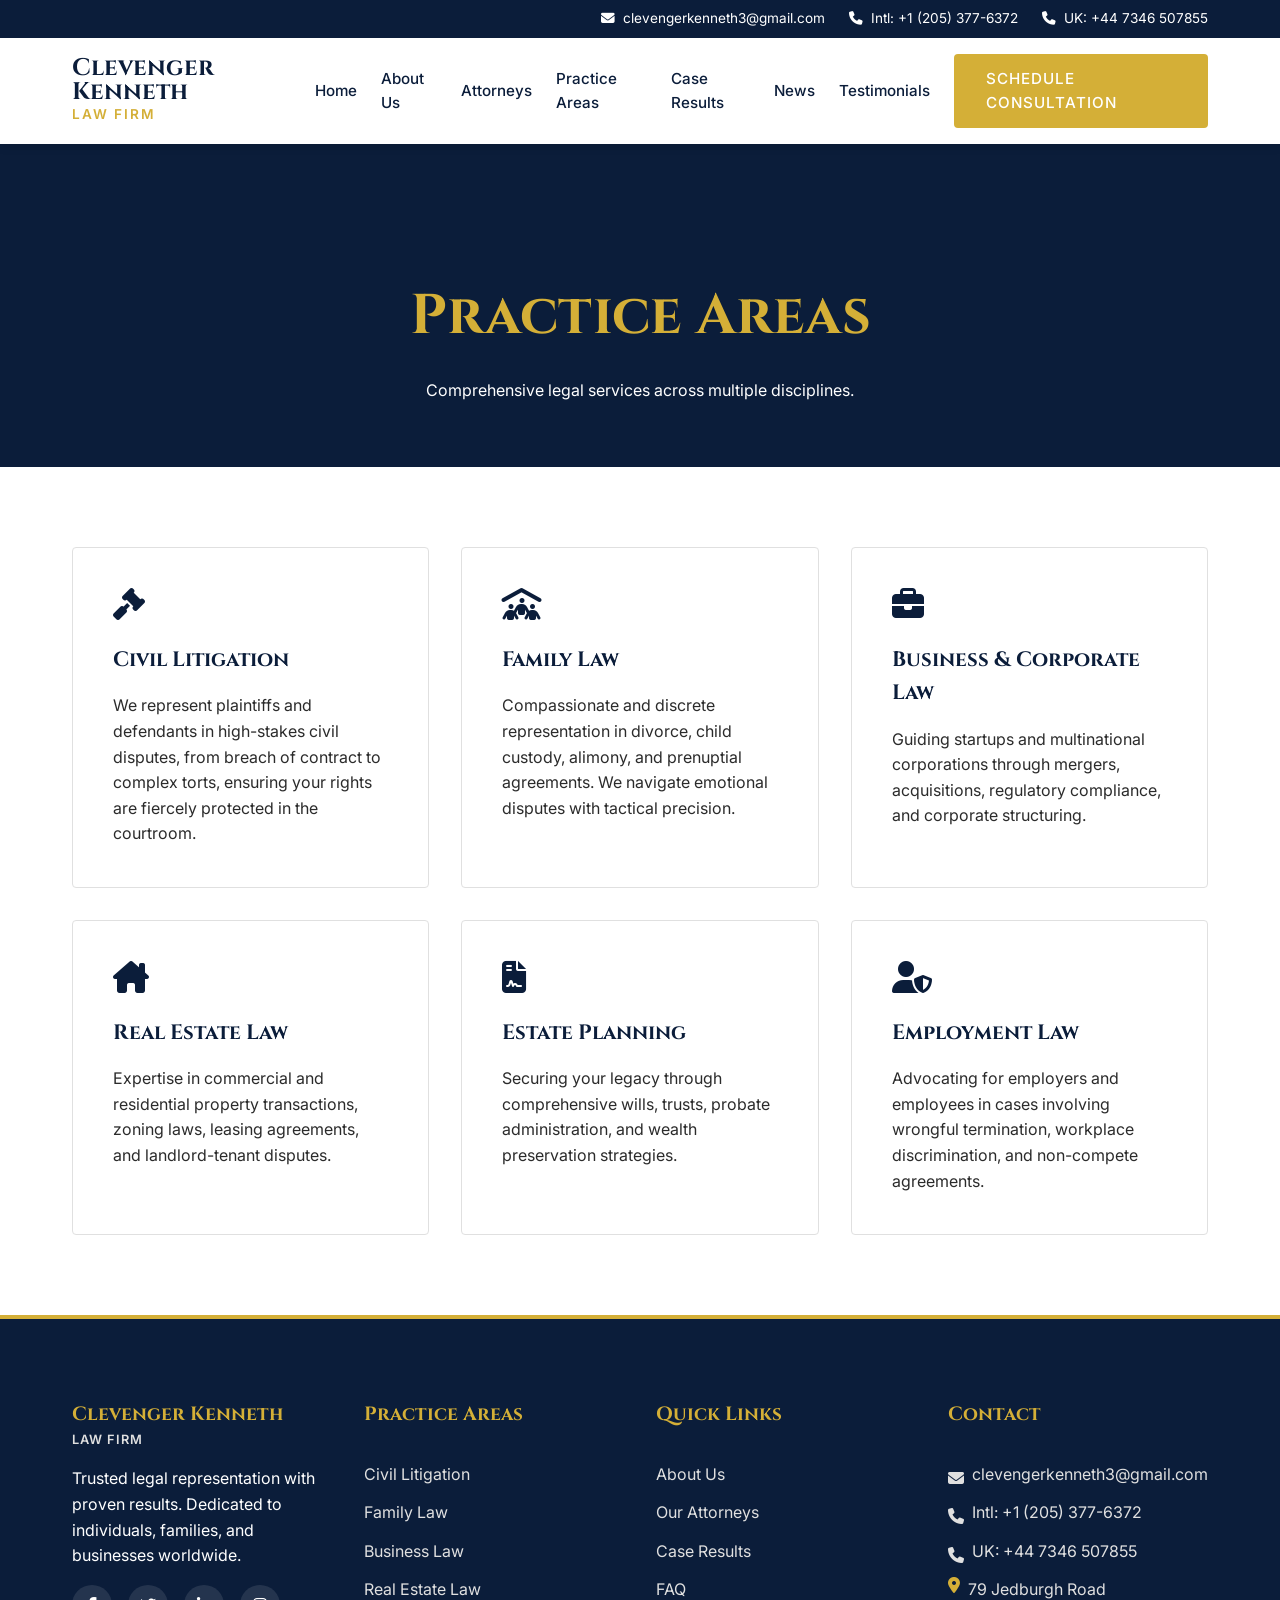
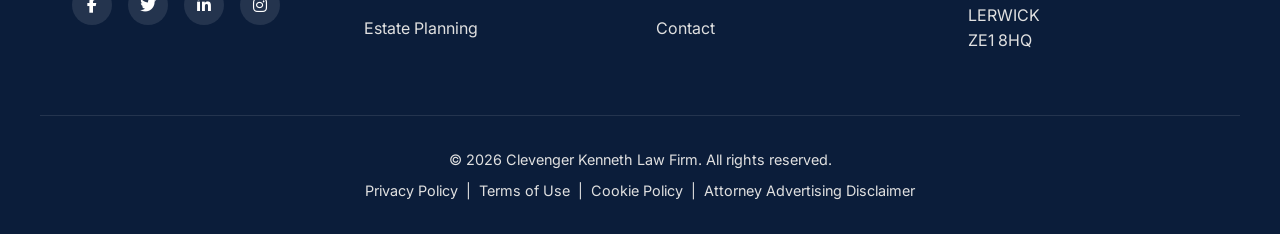
<file: practice-areas.html>
<!DOCTYPE html>
<html lang="en">
<head>
    <meta charset="UTF-8">
    <meta name="viewport" content="width=device-width, initial-scale=1.0">
    <title>Practice Areas | Clevenger Kenneth Law Firm</title>
    
    <!-- Google Fonts -->
    <link rel="preconnect" href="https://fonts.googleapis.com">
    <link rel="preconnect" href="https://fonts.gstatic.com" crossorigin>
    <link href="https://fonts.googleapis.com/css2?family=Cinzel:wght@400;600;700&family=Inter:wght@300;400;500;600;700&display=swap" rel="stylesheet">
    
    <!-- FontAwesome for Icons -->
    <link rel="stylesheet" href="https://cdnjs.cloudflare.com/ajax/libs/font-awesome/6.4.0/css/all.min.css">
    
    <!-- Custom CSS -->
    <link rel="stylesheet" href="style.css">
</head>
<body>

    <!-- Header & Navigation -->
    <header class="header">
        <div class="top-bar bg-navy text-white">
            <div class="container top-bar-content">
                <div class="contact-info">
                    <span><i class="fa-solid fa-envelope"></i> <a href="mailto:clevengerkenneth3@gmail.com" class="text-white">clevengerkenneth3@gmail.com</a></span>
                    <span><i class="fa-solid fa-phone"></i> <a href="tel:+12053776372" class="text-white">Intl: +1 (205) 377-6372</a></span>
                    <span><i class="fa-solid fa-phone"></i> <a href="tel:+447346507855" class="text-white">UK: +44 7346 507855</a></span>
                </div>
            </div>
        </div>
        <nav class="navbar container">
            <a href="index.html" class="logo">
                <h1 class="text-navy">Clevenger Kenneth</h1>
                <span class="text-gold">Law Firm</span>
            </a>

            <div class="nav-links" id="navLinks">
                <a href="index.html">Home</a>
                <a href="about.html">About Us</a>
                <a href="attorneys.html">Attorneys</a>
                <a href="practice-areas.html">Practice Areas</a>
                <a href="case-results.html">Case Results</a>
                <a href="news.html">News</a>
                <a href="testimonials.html">Testimonials</a>
                <a href="contact.html" class="btn btn-primary text-white" style="color: white !important;">Schedule Consultation</a>
            </div>

            <button class="mobile-menu-btn" onclick="toggleMenu()">
                <i class="fa-solid fa-bars" id="menuIcon"></i>
            </button>
        </nav>
    </header>

    
<section class="page-header bg-navy text-white"><div class="container"><h1 class="text-gold">Practice Areas</h1><p>Comprehensive legal services across multiple disciplines.</p></div></section><section class="section"><div class="container"><div class="grid grid-cols-3"><div class="practice-card"><i class="fa-solid fa-gavel practice-icon"></i><h3>Civil Litigation</h3><p>We represent plaintiffs and defendants in high-stakes civil disputes, from breach of contract to complex torts, ensuring your rights are fiercely protected in the courtroom.</p></div><div class="practice-card"><i class="fa-solid fa-people-roof practice-icon"></i><h3>Family Law</h3><p>Compassionate and discrete representation in divorce, child custody, alimony, and prenuptial agreements. We navigate emotional disputes with tactical precision.</p></div><div class="practice-card"><i class="fa-solid fa-briefcase practice-icon"></i><h3>Business & Corporate Law</h3><p>Guiding startups and multinational corporations through mergers, acquisitions, regulatory compliance, and corporate structuring.</p></div><div class="practice-card"><i class="fa-solid fa-house-chimney practice-icon"></i><h3>Real Estate Law</h3><p>Expertise in commercial and residential property transactions, zoning laws, leasing agreements, and landlord-tenant disputes.</p></div><div class="practice-card"><i class="fa-solid fa-file-contract practice-icon"></i><h3>Estate Planning</h3><p>Securing your legacy through comprehensive wills, trusts, probate administration, and wealth preservation strategies.</p></div><div class="practice-card"><i class="fa-solid fa-user-shield practice-icon"></i><h3>Employment Law</h3><p>Advocating for employers and employees in cases involving wrongful termination, workplace discrimination, and non-compete agreements.</p></div></div></div></section>
<!-- Footer -->
    <footer class="footer bg-navy text-white section" style="padding-bottom: 2rem;">
        <div class="container grid grid-cols-4">
            <div class="footer-col">
                <a href="index.html" class="logo text-white">
                    <h2 class="text-gold" style="font-size: 1.2rem; margin-bottom: 0;">Clevenger Kenneth</h2>
                    <span style="font-size: 0.8rem; letter-spacing: 1px;">Law Firm</span>
                </a>
                <p class="mt-3 mb-3">Trusted legal representation with proven results. Dedicated to individuals, families, and businesses worldwide.</p>
                <div class="social-links mt-3">
                    <a href="#"><i class="fa-brands fa-facebook-f"></i></a>
                    <a href="#"><i class="fa-brands fa-twitter"></i></a>
                    <a href="#"><i class="fa-brands fa-linkedin-in"></i></a>
                    <a href="#"><i class="fa-brands fa-instagram"></i></a>
                </div>
            </div>

            <div class="footer-col">
                <h3 class="text-gold" style="font-size: 1.2rem;">Practice Areas</h3>
                <ul>
                    <li><a href="practice-areas.html">Civil Litigation</a></li>
                    <li><a href="practice-areas.html">Family Law</a></li>
                    <li><a href="practice-areas.html">Business Law</a></li>
                    <li><a href="practice-areas.html">Real Estate Law</a></li>
                    <li><a href="practice-areas.html">Estate Planning</a></li>
                </ul>
            </div>

            <div class="footer-col">
                <h3 class="text-gold" style="font-size: 1.2rem;">Quick Links</h3>
                <ul>
                    <li><a href="about.html">About Us</a></li>
                    <li><a href="attorneys.html">Our Attorneys</a></li>
                    <li><a href="case-results.html">Case Results</a></li>
                    <li><a href="faq.html">FAQ</a></li>
                    <li><a href="contact.html">Contact</a></li>
                </ul>
            </div>

            <div class="footer-col">
                <h3 class="text-gold" style="font-size: 1.2rem;">Contact</h3>
                <ul class="contact-info-footer">
                    <li><i class="fa-solid fa-envelope mt-2"></i> <a href="mailto:clevengerkenneth3@gmail.com" class="text-white">clevengerkenneth3@gmail.com</a></li>
                    <li><i class="fa-solid fa-phone mt-2"></i> <a href="tel:+12053776372" class="text-white">Intl: +1 (205) 377-6372</a></li>
                    <li><i class="fa-solid fa-phone mt-2"></i> <a href="tel:+447346507855" class="text-white">UK: +44 7346 507855</a></li>
                        <li><i class="fa-solid fa-location-dot text-gold mt-1"></i> <span>79 Jedburgh Road<br>LERWICK<br>ZE1 8HQ</span></li>
                </ul>
            </div>
        </div>
        
        <div class="footer-bottom container text-center mt-5">
            <p>&copy; 2026 Clevenger Kenneth Law Firm. All rights reserved.</p>
            <div class="compliance-links mt-2">
                <a href="#">Privacy Policy</a> | 
                <a href="#">Terms of Use</a> | 
                <a href="#">Cookie Policy</a> | 
                <a href="#">Attorney Advertising Disclaimer</a>
            </div>
        </div>
    </footer>

    <!-- Interactive Script -->
    <script>
        function toggleMenu() {
            const navLinks = document.getElementById('navLinks');
            const menuIcon = document.getElementById('menuIcon');
            
            if (navLinks.style.display === 'flex') {
                navLinks.style.display = 'none';
                menuIcon.classList.remove('fa-xmark');
                menuIcon.classList.add('fa-bars');
            } else {
                navLinks.style.display = 'flex';
                menuIcon.classList.remove('fa-bars');
                menuIcon.classList.add('fa-xmark');
            }
        }

        // Live News Ticker for Homepage
        if(document.getElementById('home-news-ticker')) {
            const cacheBuster = new Date().getTime();
            const NEWS_API_URL = "https://api.rss2json.com/v1/api.json?rss_url=https://www.jurist.org/news/feed/&t=" + cacheBuster;
            fetch(NEWS_API_URL)
                .then(response => response.json())
                .then(data => {
                    if(data && data.items) {
                        const newsTitles = data.items.slice(0, 5).map(item => `<a href="${item.link}" target="_blank" class="text-white" style="margin-right: 3rem;">&#x2022; ${item.title}</a>`).join('');
                        
                        // Create a marquee effect
                        document.getElementById('home-news-ticker').innerHTML = `<marquee scrollamount="5" style="color: white;">${newsTitles}</marquee>`;
                    }
                })
                .catch(err => {
                    document.getElementById('home-news-ticker').innerHTML = "Unable to load live news at this time.";
                });
        }

        // Live Real Estate Market Ticker
        if(document.getElementById('finance-news-ticker')) {
            const cacheBuster = new Date().getTime();
            const REAL_ESTATE_API_URL = "https://api.rss2json.com/v1/api.json?rss_url=https://therealdeal.com/feed/&t=" + cacheBuster; 
            fetch(REAL_ESTATE_API_URL)
                .then(response => response.json())
                .then(data => {
                    if(data && data.items) {
                        const financeTitles = data.items.slice(0, 5).map(item => `<a href="${item.link}" target="_blank" class="text-white" style="margin-right: 3rem;">&#x2022; <span style="color: var(--gold);">[REAL ESTATE]</span> ${item.title}</a>`).join('');
                        
                        document.getElementById('finance-news-ticker').innerHTML = `<marquee scrollamount="6" style="color: white;">${financeTitles}</marquee>`;
                    }
                })
                .catch(err => {
                    document.getElementById('finance-news-ticker').innerHTML = "Unable to load real estate market updates at this time.";
                });
        }
    </script>
</body>
</html>
</file>
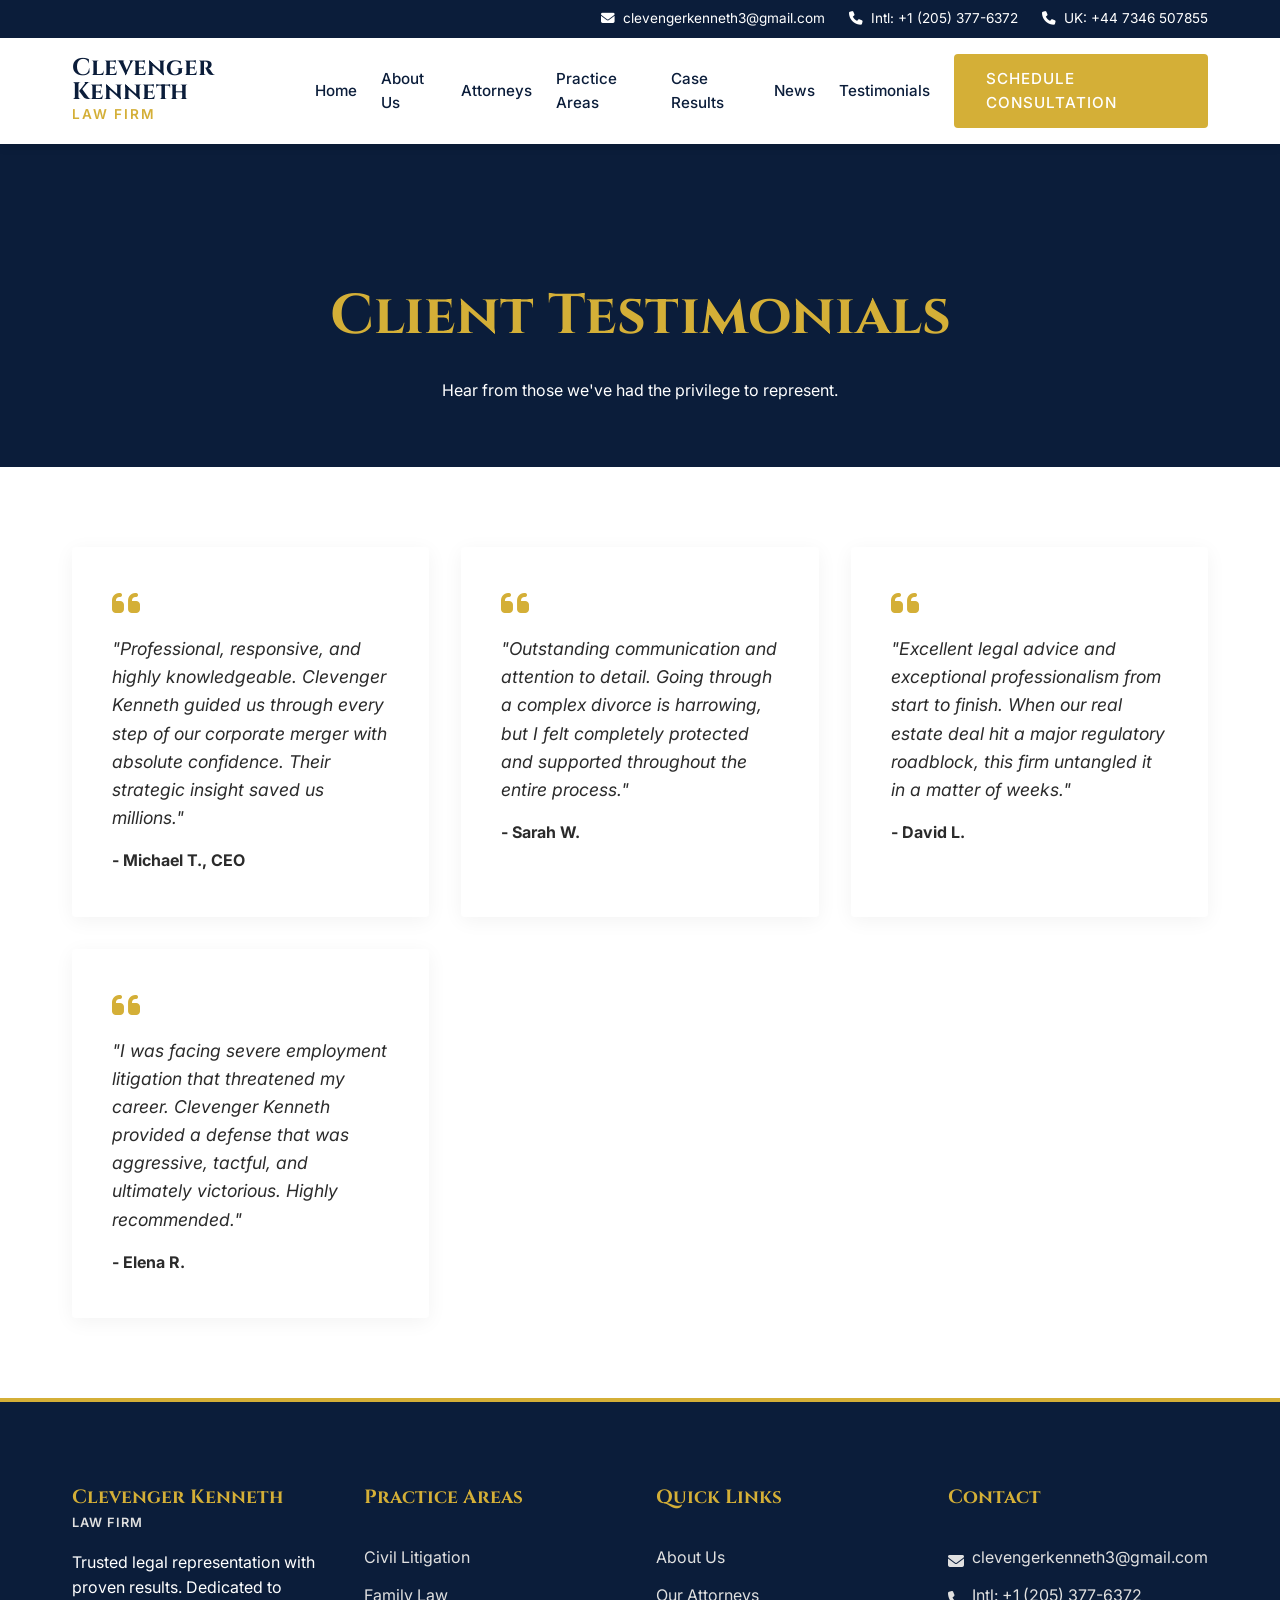
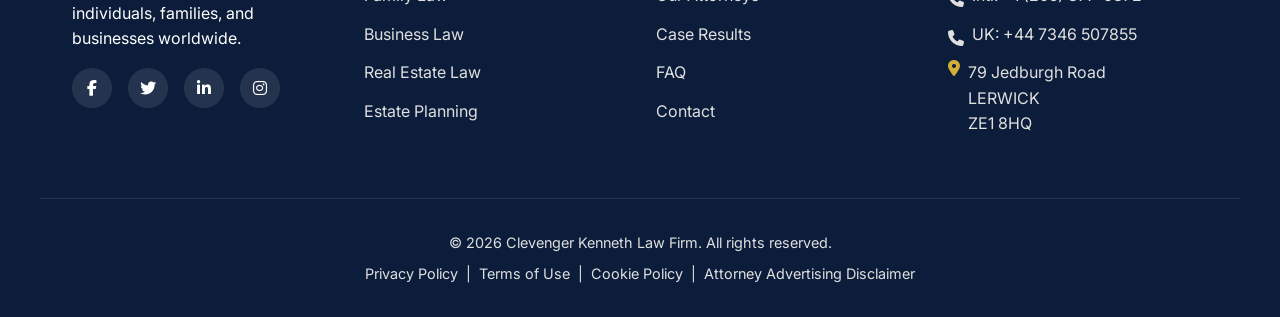
<file: testimonials.html>
<!DOCTYPE html>
<html lang="en">
<head>
    <meta charset="UTF-8">
    <meta name="viewport" content="width=device-width, initial-scale=1.0">
    <title>Testimonials | Clevenger Kenneth Law Firm</title>
    
    <!-- Google Fonts -->
    <link rel="preconnect" href="https://fonts.googleapis.com">
    <link rel="preconnect" href="https://fonts.gstatic.com" crossorigin>
    <link href="https://fonts.googleapis.com/css2?family=Cinzel:wght@400;600;700&family=Inter:wght@300;400;500;600;700&display=swap" rel="stylesheet">
    
    <!-- FontAwesome for Icons -->
    <link rel="stylesheet" href="https://cdnjs.cloudflare.com/ajax/libs/font-awesome/6.4.0/css/all.min.css">
    
    <!-- Custom CSS -->
    <link rel="stylesheet" href="style.css">
</head>
<body>

    <!-- Header & Navigation -->
    <header class="header">
        <div class="top-bar bg-navy text-white">
            <div class="container top-bar-content">
                <div class="contact-info">
                    <span><i class="fa-solid fa-envelope"></i> <a href="mailto:clevengerkenneth3@gmail.com" class="text-white">clevengerkenneth3@gmail.com</a></span>
                    <span><i class="fa-solid fa-phone"></i> <a href="tel:+12053776372" class="text-white">Intl: +1 (205) 377-6372</a></span>
                    <span><i class="fa-solid fa-phone"></i> <a href="tel:+447346507855" class="text-white">UK: +44 7346 507855</a></span>
                </div>
            </div>
        </div>
        <nav class="navbar container">
            <a href="index.html" class="logo">
                <h1 class="text-navy">Clevenger Kenneth</h1>
                <span class="text-gold">Law Firm</span>
            </a>

            <div class="nav-links" id="navLinks">
                <a href="index.html">Home</a>
                <a href="about.html">About Us</a>
                <a href="attorneys.html">Attorneys</a>
                <a href="practice-areas.html">Practice Areas</a>
                <a href="case-results.html">Case Results</a>
                <a href="news.html">News</a>
                <a href="testimonials.html">Testimonials</a>
                <a href="contact.html" class="btn btn-primary text-white" style="color: white !important;">Schedule Consultation</a>
            </div>

            <button class="mobile-menu-btn" onclick="toggleMenu()">
                <i class="fa-solid fa-bars" id="menuIcon"></i>
            </button>
        </nav>
    </header>

    
<section class="page-header bg-navy text-white"><div class="container"><h1 class="text-gold">Client Testimonials</h1><p>Hear from those we've had the privilege to represent.</p></div></section><section class="section"><div class="container"><div class="grid grid-cols-2"><div class="feature-card"><i class="fa-solid fa-quote-left text-gold mb-3" style="font-size: 2rem;"></i><p class="mb-3" style="font-style: italic; font-size: 1.1rem;">"Professional, responsive, and highly knowledgeable. Clevenger Kenneth guided us through every step of our corporate merger with absolute confidence. Their strategic insight saved us millions."</p><strong>- Michael T., CEO</strong></div><div class="feature-card"><i class="fa-solid fa-quote-left text-gold mb-3" style="font-size: 2rem;"></i><p class="mb-3" style="font-style: italic; font-size: 1.1rem;">"Outstanding communication and attention to detail. Going through a complex divorce is harrowing, but I felt completely protected and supported throughout the entire process."</p><strong>- Sarah W.</strong></div><div class="feature-card"><i class="fa-solid fa-quote-left text-gold mb-3" style="font-size: 2rem;"></i><p class="mb-3" style="font-style: italic; font-size: 1.1rem;">"Excellent legal advice and exceptional professionalism from start to finish. When our real estate deal hit a major regulatory roadblock, this firm untangled it in a matter of weeks."</p><strong>- David L.</strong></div><div class="feature-card"><i class="fa-solid fa-quote-left text-gold mb-3" style="font-size: 2rem;"></i><p class="mb-3" style="font-style: italic; font-size: 1.1rem;">"I was facing severe employment litigation that threatened my career. Clevenger Kenneth provided a defense that was aggressive, tactful, and ultimately victorious. Highly recommended."</p><strong>- Elena R.</strong></div></div></div></section>
<!-- Footer -->
    <footer class="footer bg-navy text-white section" style="padding-bottom: 2rem;">
        <div class="container grid grid-cols-4">
            <div class="footer-col">
                <a href="index.html" class="logo text-white">
                    <h2 class="text-gold" style="font-size: 1.2rem; margin-bottom: 0;">Clevenger Kenneth</h2>
                    <span style="font-size: 0.8rem; letter-spacing: 1px;">Law Firm</span>
                </a>
                <p class="mt-3 mb-3">Trusted legal representation with proven results. Dedicated to individuals, families, and businesses worldwide.</p>
                <div class="social-links mt-3">
                    <a href="#"><i class="fa-brands fa-facebook-f"></i></a>
                    <a href="#"><i class="fa-brands fa-twitter"></i></a>
                    <a href="#"><i class="fa-brands fa-linkedin-in"></i></a>
                    <a href="#"><i class="fa-brands fa-instagram"></i></a>
                </div>
            </div>

            <div class="footer-col">
                <h3 class="text-gold" style="font-size: 1.2rem;">Practice Areas</h3>
                <ul>
                    <li><a href="practice-areas.html">Civil Litigation</a></li>
                    <li><a href="practice-areas.html">Family Law</a></li>
                    <li><a href="practice-areas.html">Business Law</a></li>
                    <li><a href="practice-areas.html">Real Estate Law</a></li>
                    <li><a href="practice-areas.html">Estate Planning</a></li>
                </ul>
            </div>

            <div class="footer-col">
                <h3 class="text-gold" style="font-size: 1.2rem;">Quick Links</h3>
                <ul>
                    <li><a href="about.html">About Us</a></li>
                    <li><a href="attorneys.html">Our Attorneys</a></li>
                    <li><a href="case-results.html">Case Results</a></li>
                    <li><a href="faq.html">FAQ</a></li>
                    <li><a href="contact.html">Contact</a></li>
                </ul>
            </div>

            <div class="footer-col">
                <h3 class="text-gold" style="font-size: 1.2rem;">Contact</h3>
                <ul class="contact-info-footer">
                    <li><i class="fa-solid fa-envelope mt-2"></i> <a href="mailto:clevengerkenneth3@gmail.com" class="text-white">clevengerkenneth3@gmail.com</a></li>
                    <li><i class="fa-solid fa-phone mt-2"></i> <a href="tel:+12053776372" class="text-white">Intl: +1 (205) 377-6372</a></li>
                    <li><i class="fa-solid fa-phone mt-2"></i> <a href="tel:+447346507855" class="text-white">UK: +44 7346 507855</a></li>
                        <li><i class="fa-solid fa-location-dot text-gold mt-1"></i> <span>79 Jedburgh Road<br>LERWICK<br>ZE1 8HQ</span></li>
                </ul>
            </div>
        </div>
        
        <div class="footer-bottom container text-center mt-5">
            <p>&copy; 2026 Clevenger Kenneth Law Firm. All rights reserved.</p>
            <div class="compliance-links mt-2">
                <a href="#">Privacy Policy</a> | 
                <a href="#">Terms of Use</a> | 
                <a href="#">Cookie Policy</a> | 
                <a href="#">Attorney Advertising Disclaimer</a>
            </div>
        </div>
    </footer>

    <!-- Interactive Script -->
    <script>
        function toggleMenu() {
            const navLinks = document.getElementById('navLinks');
            const menuIcon = document.getElementById('menuIcon');
            
            if (navLinks.style.display === 'flex') {
                navLinks.style.display = 'none';
                menuIcon.classList.remove('fa-xmark');
                menuIcon.classList.add('fa-bars');
            } else {
                navLinks.style.display = 'flex';
                menuIcon.classList.remove('fa-bars');
                menuIcon.classList.add('fa-xmark');
            }
        }

        // Live News Ticker for Homepage
        if(document.getElementById('home-news-ticker')) {
            const cacheBuster = new Date().getTime();
            const NEWS_API_URL = "https://api.rss2json.com/v1/api.json?rss_url=https://www.jurist.org/news/feed/&t=" + cacheBuster;
            fetch(NEWS_API_URL)
                .then(response => response.json())
                .then(data => {
                    if(data && data.items) {
                        const newsTitles = data.items.slice(0, 5).map(item => `<a href="${item.link}" target="_blank" class="text-white" style="margin-right: 3rem;">&#x2022; ${item.title}</a>`).join('');
                        
                        // Create a marquee effect
                        document.getElementById('home-news-ticker').innerHTML = `<marquee scrollamount="5" style="color: white;">${newsTitles}</marquee>`;
                    }
                })
                .catch(err => {
                    document.getElementById('home-news-ticker').innerHTML = "Unable to load live news at this time.";
                });
        }

        // Live Real Estate Market Ticker
        if(document.getElementById('finance-news-ticker')) {
            const cacheBuster = new Date().getTime();
            const REAL_ESTATE_API_URL = "https://api.rss2json.com/v1/api.json?rss_url=https://therealdeal.com/feed/&t=" + cacheBuster; 
            fetch(REAL_ESTATE_API_URL)
                .then(response => response.json())
                .then(data => {
                    if(data && data.items) {
                        const financeTitles = data.items.slice(0, 5).map(item => `<a href="${item.link}" target="_blank" class="text-white" style="margin-right: 3rem;">&#x2022; <span style="color: var(--gold);">[REAL ESTATE]</span> ${item.title}</a>`).join('');
                        
                        document.getElementById('finance-news-ticker').innerHTML = `<marquee scrollamount="6" style="color: white;">${financeTitles}</marquee>`;
                    }
                })
                .catch(err => {
                    document.getElementById('finance-news-ticker').innerHTML = "Unable to load real estate market updates at this time.";
                });
        }
    </script>
</body>
</html>
</file>
<file: style.css>
:root {
  --navy: #0b1d3a;
  --gold: #d4af37;
  --gold-hover: #b5952f;
  --charcoal: #2b2b2b;
  --white: #ffffff;
  --light-gray: #f8f9fa;
  --medium-gray: #e0e0e0;
  
  --font-heading: 'Cinzel', serif;
  --font-body: 'Inter', sans-serif;
  
  --transition: all 0.3s ease-in-out;
}

* {
  margin: 0;
  padding: 0;
  box-sizing: border-box;
}

body {
  font-family: var(--font-body);
  color: var(--charcoal);
  background-color: var(--white);
  line-height: 1.6;
  -webkit-font-smoothing: antialiased;
}

h1, h2, h3, h4, h5, h6 {
  font-family: var(--font-heading);
  color: var(--navy);
  font-weight: 700;
  margin-bottom: 1rem;
}

a {
  text-decoration: none;
  color: var(--navy);
  transition: var(--transition);
}

a:hover {
  color: var(--gold);
}

ul {
  list-style: none;
}

.container {
  width: 100%;
  max-width: 1200px;
  margin: 0 auto;
  padding: 0 2rem;
}

/* Typography & Utilities */
.text-gold { color: var(--gold); }
.text-white { color: var(--white); }
.text-navy { color: var(--navy); }
.text-charcoal { color: var(--charcoal); }
.text-center { text-align: center; }
.mt-2 { margin-top: 0.5rem; }
.mt-3 { margin-top: 1rem; }
.mt-5 { margin-top: 3rem; }
.mb-3 { margin-bottom: 1rem; }
.mb-5 { margin-bottom: 3rem; }

/* Buttons */
.btn {
  display: inline-block;
  padding: 0.8rem 2rem;
  font-size: 1rem;
  font-weight: 600;
  text-transform: uppercase;
  letter-spacing: 1px;
  border: none;
  cursor: pointer;
  transition: var(--transition);
  border-radius: 4px;
}

.btn-primary {
  background-color: var(--gold);
  color: var(--white);
}

.btn-primary:hover {
  background-color: var(--navy);
  color: var(--white);
}

.btn-outline {
  background-color: transparent;
  border: 2px solid var(--gold);
  color: var(--gold);
}

.btn-outline:hover {
  background-color: var(--gold);
  color: var(--white);
}

/* Sections */
.section {
  padding: 5rem 0;
}

.bg-navy { background-color: var(--navy); color: var(--white); }
.bg-navy h1, .bg-navy h2, .bg-navy h3, .bg-navy h4 { color: var(--gold); }
.bg-light { background-color: var(--light-gray); }

/* Grid */
.grid {
  display: grid;
  gap: 2rem;
}

.grid-cols-2 { grid-template-columns: repeat(auto-fit, minmax(300px, 1fr)); }
.grid-cols-3 { grid-template-columns: repeat(auto-fit, minmax(320px, 1fr)); }
.grid-cols-4 { grid-template-columns: repeat(auto-fit, minmax(250px, 1fr)); }

/* Header & Navbar */
.header {
  position: sticky;
  top: 0;
  z-index: 1000;
  background-color: var(--white);
  box-shadow: 0 2px 10px rgba(0,0,0,0.1);
}

.top-bar {
  padding: 0.5rem 0;
  font-size: 0.85rem;
}

.top-bar-content {
  display: flex;
  justify-content: flex-end;
}

.contact-info {
  display: flex;
  gap: 1.5rem;
  align-items: center;
}

.contact-info span {
  display: flex;
  align-items: center;
  gap: 0.5rem;
}

.navbar {
  display: flex;
  justify-content: space-between;
  align-items: center;
  padding: 1rem 2rem;
}

.logo {
  display: flex;
  flex-direction: column;
}

.logo h1 {
  margin: 0;
  font-size: 1.5rem;
  line-height: 1;
}

.logo span {
  font-family: var(--font-body);
  font-size: 0.85rem;
  letter-spacing: 2px;
  text-transform: uppercase;
  font-weight: 600;
}

.nav-links {
  display: flex;
  align-items: center;
  gap: 1.5rem;
}

.nav-links a {
  font-weight: 500;
  font-size: 0.95rem;
}

.nav-links a:hover {
  color: var(--gold);
}

.mobile-menu-btn {
  display: none;
  background: none;
  border: none;
  cursor: pointer;
  color: var(--navy);
  font-size: 1.5rem;
}

/* Footer */
.footer {
  border-top: 4px solid var(--gold);
}

.footer-col ul {
  padding-top: 1rem;
}

.footer-col li {
  margin-bottom: 0.8rem;
}

.footer-col a {
  color: var(--medium-gray);
}

.footer-col a:hover {
  color: var(--gold);
}

.social-links {
  display: flex;
  gap: 1rem;
}

.social-links a {
  color: var(--white);
  background-color: rgba(255,255,255,0.1);
  width: 40px;
  height: 40px;
  display: flex;
  align-items: center;
  justify-content: center;
  border-radius: 50%;
}

.social-links a:hover {
  background-color: var(--gold);
}

.contact-info-footer li {
  display: flex;
  align-items: flex-start;
  gap: 0.5rem;
  color: var(--medium-gray);
}

.footer-bottom {
  border-top: 1px solid rgba(255,255,255,0.1);
  padding-top: 2rem;
  font-size: 0.9rem;
  color: var(--medium-gray);
}

.compliance-links {
  display: flex;
  justify-content: center;
  gap: 0.5rem;
  flex-wrap: wrap;
}

.compliance-links a {
  color: var(--medium-gray);
}

.compliance-links a:hover {
  color: var(--gold);
}

/* Hero Section */
.hero {
  position: relative;
  height: 90vh;
  min-height: 600px;
  display: flex;
  align-items: center;
  background-image: url('https://images.unsplash.com/photo-1589829085413-56de8ae18c73?q=80&w=2112&auto=format&fit=crop');
  background-size: cover;
  background-position: center;
}

.hero-overlay {
  position: absolute;
  top: 0;
  left: 0;
  right: 0;
  bottom: 0;
  background: linear-gradient(90deg, rgba(11,29,58,0.95) 0%, rgba(11,29,58,0.7) 100%);
  z-index: 1;
}

.hero-content {
  position: relative;
  z-index: 2;
  max-width: 800px;
}

.hero-title {
  font-size: 4rem;
  line-height: 1.1;
  margin-bottom: 1.5rem;
}

.hero-subtitle {
  font-size: 1.25rem;
  margin-bottom: 2.5rem;
  font-weight: 300;
}

.hero-buttons {
  display: flex;
  gap: 1.5rem;
}

.hero-contact {
  font-size: 0.9rem;
  opacity: 0.9;
}

/* Common Section Styles */
.section-header {
  margin-bottom: 4rem;
}

.section-header h2 {
  font-size: 2.5rem;
  margin-bottom: 1rem;
}

.divider {
  height: 3px;
  width: 80px;
  background-color: var(--gold);
  margin: 0 auto;
}

/* Feature Cards */
.feature-card {
  background-color: var(--white);
  padding: 2.5rem;
  border-radius: 4px;
  box-shadow: 0 4px 20px rgba(0,0,0,0.05);
  transition: var(--transition);
  border-bottom: 3px solid transparent;
}

.feature-card:hover {
  transform: translateY(-10px);
  border-bottom-color: var(--gold);
  box-shadow: 0 10px 30px rgba(0,0,0,0.1);
}

.feature-card i {
  font-size: 2.5rem;
}

.feature-card h3 {
  font-size: 1.25rem;
}

/* Stats Section */
.stat-item {
  padding: 2rem;
}

.stat-item h3 {
  font-size: 3.5rem;
  margin-bottom: 0.5rem;
}

.stat-item p {
  font-size: 1.1rem;
  font-weight: 500;
  letter-spacing: 1px;
  text-transform: uppercase;
}

/* Practice Cards */
.practice-card {
  border: 1px solid var(--medium-gray);
  padding: 2.5rem;
  border-radius: 4px;
  transition: var(--transition);
}

.practice-card:hover {
  border-color: var(--gold);
  background-color: var(--navy);
  color: var(--white);
}

.practice-card:hover h3, .practice-card:hover .learn-more {
  color: var(--gold);
}

.practice-card:hover .practice-icon {
  color: var(--white);
}

.practice-icon {
  color: var(--navy);
  margin-bottom: 1.5rem;
  font-size: 2rem;
}

.practice-card h3 {
  font-size: 1.3rem;
  margin-bottom: 1rem;
  transition: var(--transition);
}

.learn-more {
  display: flex;
  align-items: center;
  gap: 0.5rem;
  margin-top: 1.5rem;
  font-weight: 600;
  text-transform: uppercase;
  font-size: 0.9rem;
}

/* Images */
.placeholder-img {
  background-color: var(--light-gray);
  height: 400px;
  border-radius: 4px;
  display: flex;
  align-items: center;
  justify-content: center;
  color: var(--charcoal);
  background-image: url('office.jpg');
  background-size: contain;
  background-repeat: no-repeat;
  background-position: center;
}

.attorney-img {
  background-color: var(--light-gray);
  background-image: url('clevenger.jpg');
  background-size: contain;
  background-repeat: no-repeat;
  background-position: center;
  height: 500px;
}

/* FAQ Accordion */
details.faq-item {
  background-color: var(--white);
  border: 1px solid var(--medium-gray);
  border-radius: 4px;
  margin-bottom: 1rem;
  overflow: hidden;
  transition: var(--transition);
}

details.faq-item[open] {
  border-color: var(--gold);
  box-shadow: 0 4px 15px rgba(0,0,0,0.05);
}

details.faq-item summary {
  padding: 1.5rem;
  font-weight: 600;
  font-size: 1.1rem;
  color: var(--navy);
  cursor: pointer;
  list-style: none;
  display: flex;
  justify-content: space-between;
  align-items: center;
}

details.faq-item summary::-webkit-details-marker {
  display: none;
}

details.faq-item summary::after {
  content: '\f078';
  font-family: "Font Awesome 6 Free";
  font-weight: 900;
  color: var(--gold);
  transition: transform 0.3s ease;
}

details.faq-item[open] summary::after {
  transform: rotate(180deg);
}

details.faq-item .faq-content {
  padding: 0 1.5rem 1.5rem 1.5rem;
  color: var(--charcoal);
  line-height: 1.8;
}

/* Chat Widget */
.chat-widget {
  position: fixed;
  bottom: 20px;
  right: 20px;
  z-index: 1000;
  font-family: 'Inter', sans-serif;
}

.chat-toggle {
  background-color: var(--gold);
  color: var(--navy);
  border: none;
  border-radius: 50%;
  width: 60px;
  height: 60px;
  font-size: 1.5rem;
  cursor: pointer;
  box-shadow: 0 4px 15px rgba(0,0,0,0.2);
  display: flex;
  align-items: center;
  justify-content: center;
  transition: transform 0.3s ease;
}

.chat-toggle:hover {
  transform: scale(1.05);
}

.chat-box {
  display: none;
  position: absolute;
  bottom: 80px;
  right: 0;
  width: 320px;
  background-color: white;
  border-radius: 8px;
  box-shadow: 0 5px 25px rgba(0,0,0,0.15);
  overflow: hidden;
  border: 1px solid var(--medium-gray);
}

.chat-header {
  background-color: var(--navy);
  color: var(--white);
  padding: 1rem;
  display: flex;
  justify-content: space-between;
  align-items: center;
}

.chat-header h4 {
  margin: 0;
  font-size: 1rem;
}

.chat-close {
  background: none;
  border: none;
  color: white;
  cursor: pointer;
  font-size: 1.2rem;
}

.chat-body {
  padding: 1rem;
  max-height: 300px;
  overflow-y: auto;
  background-color: #f9f9f9;
}

.chat-message {
  margin-bottom: 1rem;
  padding: 0.8rem;
  border-radius: 8px;
  font-size: 0.9rem;
  line-height: 1.4;
}

.chat-message.system {
  background-color: var(--light-gray);
  color: var(--navy);
  border-left: 3px solid var(--gold);
}

.chat-input {
  display: flex;
  border-top: 1px solid var(--medium-gray);
  padding: 0.5rem;
  background: white;
}

.chat-input input {
  flex-grow: 1;
  border: none;
  padding: 0.5rem;
  outline: none;
}

.chat-input button {
  background-color: var(--gold);
  color: var(--navy);
  border: none;
  padding: 0.5rem 1rem;
  border-radius: 4px;
  cursor: pointer;
  font-weight: bold;
}

/* Result Cards */
.result-card {
  background-color: var(--white);
  padding: 3rem 2rem;
  border-radius: 4px;
  border-top: 4px solid var(--gold);
  box-shadow: 0 4px 20px rgba(0,0,0,0.05);
}

.result-card h3 {
  font-size: 2.5rem;
  margin-bottom: 1rem;
}

.result-card p {
  font-weight: 500;
  color: var(--navy);
}

/* Page Headers */
.page-header {
  padding: 8rem 0 4rem;
  text-align: center;
}

.page-header h1 {
  font-size: 3.5rem;
}

/* Forms */
.form-group {
  margin-bottom: 1.5rem;
}

.form-group label {
  display: block;
  margin-bottom: 0.5rem;
  font-weight: 600;
}

.form-control {
  width: 100%;
  padding: 0.8rem;
  border: 1px solid var(--medium-gray);
  border-radius: 4px;
  font-family: var(--font-body);
}

.form-control:focus {
  outline: none;
  border-color: var(--gold);
  box-shadow: 0 0 0 2px rgba(212, 175, 55, 0.2);
}

@media (max-width: 992px) {
  .nav-links {
    display: none;
    position: absolute;
    top: 100%;
    left: 0;
    right: 0;
    background-color: var(--white);
    flex-direction: column;
    padding: 2rem;
    box-shadow: 0 4px 6px rgba(0,0,0,0.1);
  }
  
  .nav-links.open {
    display: flex;
  }

  .mobile-menu-btn {
    display: block;
  }

  .top-bar-content {
    justify-content: center;
  }
  
  .contact-info {
    flex-direction: column;
    gap: 0.5rem;
  }
}

@media (max-width: 768px) {
  .hero-title { font-size: 2.5rem; }
  .grid-cols-3, .grid-cols-4, .grid-cols-2 { grid-template-columns: 1fr !important; }
  .about-firm-grid, .attorney-preview-grid { grid-template-columns: 1fr !important; }
  .hero-buttons { flex-direction: column; }
}
</file>
